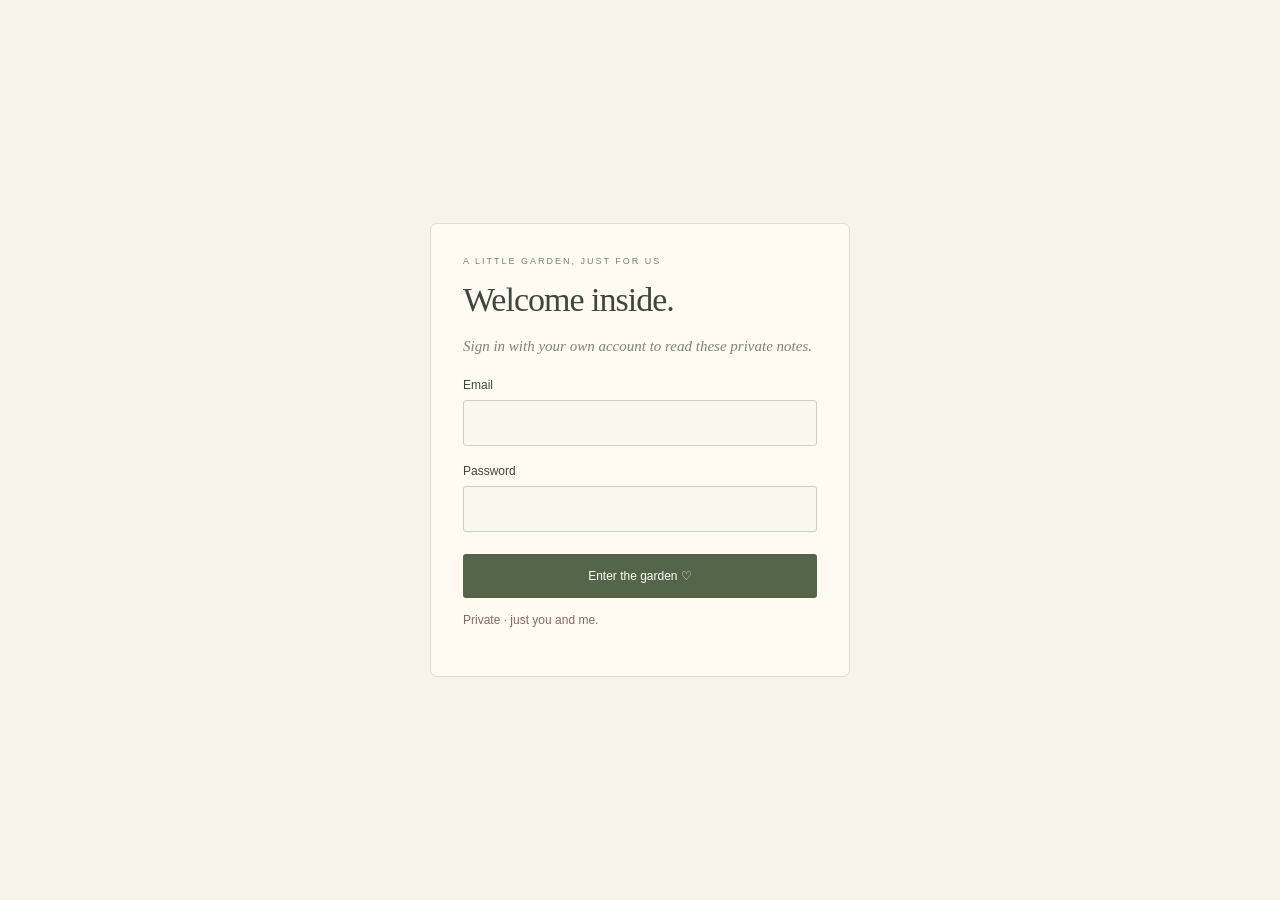
<file: index.html>
<!DOCTYPE html>
<html lang="en">
<head>
<meta charset="UTF-8"><meta name="viewport" content="width=device-width, initial-scale=1">
<meta name="theme-color" content="#f7f3ea">
<meta name="description" content="For Zehna, from Faisal. A little garden of words, kept just for you.">
<title>For Zehna, From Faisal</title>
<style>
:root{--ink:#3e473b;--muted:#818173;--paper:#f7f3ea;--line:#deded0;--green:#526647}*{box-sizing:border-box}body{margin:0;background:var(--paper);color:var(--ink);font-family:Arial,Helvetica,sans-serif;-webkit-font-smoothing:antialiased}button,input,textarea{font:inherit}button{cursor:pointer}button:focus-visible,a:focus-visible,input:focus-visible,textarea:focus-visible{outline:2px solid #526647;outline-offset:5px}button{color:inherit}::selection{background:#e5b6bd}svg{display:block}.sprite{position:absolute;width:0;height:0;overflow:hidden}.botanical{position:absolute;pointer-events:none;z-index:-1;opacity:.43;width:340px;height:490px}.botanical.left{left:-100px;top:95px;transform:rotate(17deg)}.botanical.right{right:-92px;top:65px;transform:scaleX(-1) rotate(10deg);opacity:.32}.page{position:relative;isolation:isolate;overflow:hidden;min-height:100vh}.wrap{width:min(1160px,calc(100% - 80px));margin:auto}header{height:100px;display:flex;align-items:center;justify-content:space-between;border-bottom:1px solid var(--line)}.brand{font-family:Georgia,serif;font-size:23px;display:flex;gap:11px;align-items:center;letter-spacing:-.5px}.brand svg{width:26px;height:32px}.edition{font-size:10px;letter-spacing:2px;text-transform:uppercase;color:var(--muted)}.outline{background:transparent;border:1px solid #a7ad9c;padding:12px 20px;border-radius:4px;font-size:12px;transition:.2s}.outline:hover{background:#eaece1;border-color:var(--green)}.write{display:flex;gap:10px;align-items:center}.write svg{width:14px;height:14px}.hero{text-align:center;padding:66px 0 49px}.eyebrow{font-size:10px;letter-spacing:3px;text-transform:uppercase;color:#7c846d;display:flex;justify-content:center;gap:12px;align-items:center}.eyebrow:before,.eyebrow:after{content:'';height:1px;width:29px;background:#b4baa6}h1{font-family:Georgia,'Times New Roman',serif;font-size:clamp(65px,9vw,104px);font-weight:400;letter-spacing:-6px;line-height:1.07;margin:20px 0 19px}h1 em{font-weight:400;color:#738063}.subtitle{font-family:Georgia,serif;color:#7b7b6e;font-size:17px;line-height:1.75;margin:0}.count{display:inline-flex;gap:7px;align-items:center;font-size:10px;letter-spacing:1.5px;text-transform:uppercase;margin-top:24px;color:#7c806f}.count svg{width:13px;height:13px;color:#a97578}.toolbar{border-top:1px solid var(--line);border-bottom:1px solid var(--line);padding:18px 0;display:flex;justify-content:space-between;gap:20px;align-items:center}.search{display:flex;align-items:center;gap:10px;flex:1;max-width:350px}.search svg{width:17px;height:17px;color:#858775}.search input{width:100%;background:none;border:0;padding:8px 0;color:var(--ink);font-size:12px;outline-offset:4px}.search input::placeholder{color:#8d8e82}.filters{display:flex;align-items:center;gap:10px}.filter-label{font-size:10px;letter-spacing:1px;color:#858878;margin-right:8px}.swatch{padding:0;width:20px;height:20px;border-radius:50%;border:1px solid #0000000b;background:var(--swatch);position:relative;transition:transform .2s}.swatch:hover{transform:scale(1.17)}.swatch[aria-pressed="true"]:after{content:'';position:absolute;inset:-5px;border:1px solid #7e8871;border-radius:50%}.all{background:none;border:0;font-size:11px;padding:5px 8px;margin-right:2px;color:#888c7c}.all[aria-pressed="true"]{color:#45533c;text-decoration:underline;text-underline-offset:5px}.section-meta{display:flex;justify-content:space-between;margin:28px 0 17px;font-size:9px;letter-spacing:1.8px;text-transform:uppercase;color:#898b7c}.section-meta span:last-child{letter-spacing:.7px;text-transform:none;font-size:11px;font-family:Georgia,serif;font-style:italic}.grid{display:grid;grid-template-columns:repeat(4,minmax(0,1fr));gap:20px}.card{aspect-ratio:1;position:relative;display:flex;flex-direction:column;text-align:left;border:1px solid #0000000c;border-radius:2px;padding:22px;background:var(--card);box-shadow:0 2px 3px #443b2c04;transition:transform .3s,box-shadow .3s;animation:appear .6s both;animation-delay:var(--delay);overflow:hidden}.card:hover{transform:translateY(-6px) rotate(-.5deg);box-shadow:0 12px 22px #55473514;z-index:1}.to{font-family:Georgia,serif;font-size:13px;flex-shrink:0}.card-text{font-family:'Courier New',monospace;font-size:14px;line-height:1.65;letter-spacing:-.4px;margin:auto 0;display:-webkit-box;-webkit-line-clamp:6;-webkit-box-orient:vertical;overflow:hidden;overflow-wrap:anywhere;padding:13px 0}.card-bottom{display:flex;justify-content:space-between;align-items:center;opacity:.57;flex-shrink:0}.card-bottom span{font-size:8px;letter-spacing:1.5px}.card-bottom svg{width:19px;height:21px}.empty{display:none;text-align:center;padding:65px 0;color:var(--muted);font-family:Georgia,serif;line-height:1.7}.closing{text-align:center;padding:54px 0 45px}.closing svg{width:28px;height:34px;margin:0 auto 15px;color:#919b7c}.closing p{font:italic 16px Georgia,serif;color:#858775;margin:0}.closing span{display:block;font-size:9px;letter-spacing:2px;text-transform:uppercase;color:#96998b;margin-top:15px}footer{border-top:1px solid var(--line);display:flex;justify-content:space-between;align-items:center;padding:23px 0 28px;font-size:10px;color:#8a8c7e;gap:15px}.export{background:none;border:none;font-size:10px;color:#737e65;padding:8px 0;text-decoration:underline;text-underline-offset:4px}dialog{border:1px solid #dedecd;border-radius:8px;background:var(--paper);color:var(--ink);padding:38px;width:min(480px,calc(100% - 32px));max-height:85vh;box-shadow:0 20px 100px #292f3233}dialog[open]{animation:appear .25s}dialog::backdrop{background:#343c3c65;backdrop-filter:blur(7px)}.close{position:absolute;right:14px;top:12px;background:none;border:0;font-size:25px;font-weight:300;line-height:1;padding:5px;color:inherit}.reading{background:var(--note-color,var(--paper));min-height:390px}.reading .to{font-size:19px;margin-top:10px}.reading p{font-family:'Courier New',monospace;font-size:20px;line-height:1.8;margin:36px 0;white-space:pre-wrap;overflow-wrap:anywhere}.reading>svg{width:28px;height:30px;margin:auto}.dialog-eyebrow{font-size:9px;letter-spacing:2px;text-transform:uppercase;color:#7c846d}h2{font:normal 34px Georgia,serif;margin:15px 0 12px;letter-spacing:-1px}.form-intro{font:14px/1.6 Georgia,serif;color:#7b7e6e;margin-bottom:26px}label.form-label{display:block;font-size:11px;margin:20px 0 9px}textarea{resize:vertical;min-height:145px;width:100%;padding:14px;border:1px solid #ccd0be;border-radius:3px;background:#fffaf1;color:var(--ink);font-size:14px;line-height:1.6}.form-tail{display:flex;justify-content:space-between;font-size:10px;color:#8b8e7d;margin-top:7px}.color-choice{display:flex;gap:13px;align-items:center;flex-wrap:wrap;margin:15px 0 25px}input[type=color]{width:29px;height:29px;border:0;padding:0;background:none;cursor:pointer}.submit{width:100%;border:0;background:#53664a;color:#fffdf4;border-radius:3px;padding:15px;font-size:12px;transition:background .2s}.submit:hover{background:#3f5037}.privacy{font-size:10px;line-height:1.6;color:#8a8d7c;text-align:center;margin-bottom:0}.toast{position:fixed;bottom:24px;left:50%;transform:translate(-50%,15px);background:#43543b;color:#fffcf2;padding:14px 22px;border-radius:5px;opacity:0;transition:.25s;pointer-events:none;font-size:12px;z-index:10;max-width:90%;text-align:center}.toast.show{opacity:1;transform:translate(-50%,0)}.fallback{width:100%;min-height:180px}.export-actions{display:flex;gap:10px;margin-top:15px}.export-actions>*{flex:1}@keyframes appear{from{opacity:0;transform:translateY(12px)}to{opacity:1;transform:translateY(0)}}@media(min-width:1300px){.hero{padding-top:75px}.grid{gap:22px}}@media(max-width:1000px){.wrap{width:calc(100% - 48px)}.grid{grid-template-columns:repeat(3,minmax(0,1fr))}.edition{display:none}.filters{gap:9px}.filter-label{display:none}.card{padding:19px}.card-text{font-size:13px}}@media(max-width:700px){header{height:80px}.brand{font-size:21px}.wrap{width:calc(100% - 36px)}.hero{padding:50px 0 36px}h1{letter-spacing:-4px}.subtitle{font-size:15px}.toolbar{flex-direction:column;align-items:stretch;gap:12px;padding:12px 0 19px}.search{max-width:none}.filters{justify-content:center;gap:14px}.grid{grid-template-columns:repeat(2,minmax(0,1fr));gap:12px}.card{padding:15px}.card-text{font-size:12px;line-height:1.5;-webkit-line-clamp:5;padding:10px 0}.card-bottom span{font-size:7px;letter-spacing:1px}.to{font-size:12px}.section-meta{margin-top:23px}.section-meta span:last-child{font-size:10px}.botanical{width:250px;opacity:.25!important}.botanical.left{left:-125px}.botanical.right{right:-130px}footer{align-items:flex-start;flex-direction:column;gap:7px}.closing{padding:40px 0}.outline{padding:10px 13px}.eyebrow{font-size:8px;letter-spacing:2px}dialog{padding:30px 25px}}@media(max-width:360px){.card{padding:12px}.card-text{font-size:11px}.filters{gap:11px}}@media(prefers-reduced-motion:reduce){*,*:before,*:after{animation:none!important;transition:none!important;scroll-behavior:auto!important}}
.botanical.lower-left{left:-105px;top:auto;bottom:100px;transform:rotate(-16deg);opacity:.23}.botanical.lower-right{right:-90px;top:650px;transform:scaleX(-1) rotate(-12deg);opacity:.2}@media(max-width:700px){.botanical.lower-left{left:-140px}.botanical.lower-right{right:-145px;top:850px}}

/* Artistic botanical watermarks on every note, including locally added notes. */
.card{isolation:isolate}
.card::before,.reading::before{content:"";position:absolute;right:-24px;bottom:-34px;width:78%;height:95%;background-image:var(--floral-art);background-repeat:no-repeat;background-position:right bottom;background-size:contain;opacity:.18;pointer-events:none;z-index:0}
.card>*,.reading>*{position:relative;z-index:1}
.card:nth-child(3n+2)::before{right:auto;left:-30px;transform:scaleX(-1) rotate(-9deg);opacity:.16}
.card:nth-child(3n)::before{right:-37px;bottom:-23px;transform:rotate(-17deg);width:88%;opacity:.17}
.reading{isolation:isolate}
.reading::before{position:fixed;width:75%;height:90%;opacity:.14;bottom:-20px;right:-20px}
.reading .close{position:absolute;z-index:2}

/* Six distinct hand-drawn flowers; the selected note keeps its flower in the modal. */
:root{--floral-art:url("data:image/svg+xml,%3Csvg%20xmlns%3D%22http%3A%2F%2Fwww.w3.org%2F2000%2Fsvg%22%20viewBox%3D%220%200%20240%20300%22%3E%3Cg%20stroke%3D%22%23718466%22%20stroke-width%3D%222%22%20fill%3D%22none%22%3E%3Cpath%20d%3D%22M120%20305Q98%20218%20127%20113%22%2F%3E%3Cpath%20d%3D%22M115%20246Q63%20239%2054%20202%20102%20206%20115%20246ZM114%20267Q165%20253%20183%20216%20129%20224%20114%20267Z%22%20fill%3D%22%23abb995%22%20stroke-width%3D%221%22%2F%3E%3C%2Fg%3E%3Cg%20stroke%3D%22%23a46d7e%22%20stroke-width%3D%221.4%22%20fill%3D%22%23ecc3ce%22%3E%3Cellipse%20cx%3D%22127%22%20cy%3D%2289%22%20rx%3D%2232%22%20ry%3D%2243%22%20transform%3D%22rotate%280%20127%20111%29%22%2F%3E%3Cellipse%20cx%3D%22127%22%20cy%3D%2289%22%20rx%3D%2232%22%20ry%3D%2243%22%20transform%3D%22rotate%2860%20127%20111%29%22%2F%3E%3Cellipse%20cx%3D%22127%22%20cy%3D%2289%22%20rx%3D%2232%22%20ry%3D%2243%22%20transform%3D%22rotate%28120%20127%20111%29%22%2F%3E%3Cellipse%20cx%3D%22127%22%20cy%3D%2289%22%20rx%3D%2232%22%20ry%3D%2243%22%20transform%3D%22rotate%28180%20127%20111%29%22%2F%3E%3Cellipse%20cx%3D%22127%22%20cy%3D%2289%22%20rx%3D%2232%22%20ry%3D%2243%22%20transform%3D%22rotate%28240%20127%20111%29%22%2F%3E%3Cellipse%20cx%3D%22127%22%20cy%3D%2289%22%20rx%3D%2232%22%20ry%3D%2243%22%20transform%3D%22rotate%28300%20127%20111%29%22%2F%3E%3Cpath%20d%3D%22M95%20111Q95%2076%20128%2083%20160%2076%20158%20107%20165%20137%20130%20143%2099%20143%2095%20111Z%22%20fill%3D%22%23dba4b8%22%2F%3E%3Cpath%20d%3D%22M109%20112q-5-27%2020-22%2028%204%2013%2026-16%2024-29%204-9-18%2010-18%2019%201%208%2014%22%20fill%3D%22none%22%2F%3E%3C%2Fg%3E%3C%2Fsvg%3E")}
.from-faisal{font:italic 17px/1.6 Georgia,serif;color:#7d625f;margin:20px 0 0}.from-faisal span{display:inline-block;margin-left:5px;color:#ab797e}.signature{font:italic 15px/1.7 Georgia,serif;color:#7d625f;margin-top:24px}.signature em{font-size:32px}.note-signature{font:italic 18px Georgia,serif;text-align:right;margin:0 0 26px;opacity:.8}

.dedication{max-width:540px;margin:26px auto 0;padding:20px 24px;border-top:1px solid var(--line);border-bottom:1px solid var(--line);font:italic 16px/1.85 Georgia,serif;color:#737360}.dedication cite{display:block;font-size:14px;margin-top:8px;color:#876b68}.open-when{margin:0 0 36px;padding:28px 0;border-top:1px solid var(--line)}.open-heading{display:flex;justify-content:space-between;align-items:center;gap:15px}.open-heading h2{font-size:29px;margin:0 0 8px}.open-heading p{font:italic 14px Georgia,serif;color:var(--muted);margin:0}.letters{display:grid;grid-template-columns:repeat(3,1fr);gap:14px;margin-top:24px}.letter{position:relative;overflow:hidden;border:1px solid #d7d8c9;border-radius:4px;background:#eeeede;text-align:left;padding:21px;transition:transform .25s,box-shadow .25s}.letter:nth-child(2){background:#f1e3de}.letter:nth-child(3){background:#e7e5ee}.letter:hover{transform:translateY(-4px);box-shadow:0 8px 20px #55473512}.envelope{font-size:25px;color:#858c72;display:block;margin-bottom:18px}.letter small{display:block;font-size:9px;letter-spacing:2px;text-transform:uppercase;margin-bottom:7px;color:#787d6a}.letter strong{font:normal 19px/1.4 Georgia,serif}.letter .letter-foot{display:block;font-size:10px;margin-top:20px;color:#7d806e}.secret-flower{display:inline-flex;align-items:center;justify-content:center;border:0;background:transparent;padding:10px;color:#929a7e;border-radius:50%;transition:transform .3s,color .3s}.secret-flower svg{width:30px;height:38px}.secret-flower:hover{transform:rotate(12deg) scale(1.1);color:#ad777e}.discovery-hint{text-align:center;font:italic 12px Georgia,serif;color:#8a8d7c;margin:20px 0 0}.special-letter{background:#f6eee3}.special-letter h2{font-size:29px;line-height:1.35}.special-letter .special-body{white-space:pre-wrap;font:17px/1.9 Georgia,serif;overflow-wrap:anywhere;margin:26px 0}.special-letter .note-signature{margin-top:28px}@media(max-width:700px){.letters{grid-template-columns:1fr;gap:10px}.letter{padding:18px 20px}.envelope{float:right;margin:5px 0 0 15px}.letter .letter-foot{margin-top:12px}.letter strong{font-size:18px}.dedication{font-size:15px;padding:18px 12px}.open-when{padding-top:24px}}
.tiny-secret{padding:0 4px;vertical-align:middle}.tiny-secret svg{width:17px;height:21px}.closing .secret-flower svg{margin:0}.closing .secret-flower{margin-bottom:12px}
.garden-link,.garden-link:link,.garden-link:visited,.garden-link:hover{color:#526647}
.auth-gate{position:fixed;inset:0;z-index:99;background:#f7f3ea;display:flex;align-items:center;justify-content:center;padding:24px}.auth-box{max-width:420px;width:100%;padding:32px;background:#fffaf2;border:1px solid #dcded0;border-radius:7px}.auth-box h2{font-size:34px}.auth-box label{display:block;font-size:12px;margin:18px 0 8px}.auth-box input{width:100%;padding:13px;border:1px solid #cbd0bd;border-radius:3px;background:#faf7ef;color:#3e473b}.auth-box .submit{margin-top:22px}.auth-status{font-size:12px;line-height:1.8;color:#876963;white-space:pre-wrap}.auth-caption{font:italic 15px/1.7 Georgia,serif;color:#818472}.private-content[hidden]{display:none!important}#subtitle{white-space:pre-line}
</style>
</head>
<body><div class="auth-gate" id="auth-gate"><form class="auth-box" id="auth-form"><div class="dialog-eyebrow">A little garden, just for us</div><h2 id="auth-title">Welcome inside.</h2><p class="auth-caption">Sign in with your own account to read these private notes.</p><label for="auth-email">Email</label><input id="auth-email" type="email" autocomplete="username" required><label for="auth-password">Password</label><input id="auth-password" type="password" autocomplete="current-password" required><button class="submit" id="auth-submit" type="submit">Enter the garden ♡</button><p class="auth-status" id="auth-status" role="status">Connecting…</p></form></div>
<svg class="sprite" xmlns="http://www.w3.org/2000/svg" aria-hidden="true"><defs>
<symbol id="flower" viewBox="0 0 32 40"><path d="M16 19q-3 10 0 19M16 29Q3 29 6 21q10 0 10 8M16 33q12-1 11-10-10 1-11 10" fill="none" stroke="currentColor" stroke-width="1.2"/><path d="M16 15c-12 4-15-9-7-9-1-9 12-8 12 0 10-2 12 12 1 12 0 8-12 9-12 1" fill="none" stroke="currentColor" stroke-width="1.2"/><circle cx="16" cy="11" r="2.5" fill="currentColor"/></symbol>
<symbol id="heart" viewBox="0 0 24 24"><path d="M12 20S3 14 3 8.5C3 3 10 2 12 7c2-5 9-4 9 1.5C21 14 12 20 12 20Z" fill="none" stroke="currentColor" stroke-width="1.3"/></symbol>
<!-- Hand-drawn lilies: six swept petals, fine veins, and golden stamens. -->
<symbol id="lily-bloom" viewBox="-85 -95 170 190">
<g stroke="#bc9f98" stroke-width="1" stroke-linejoin="round">
<path d="M0 8C-22-18-25-65-7-89 10-68 22-22 0 8Z" fill="#fff9ee"/>
<path d="M0 8C-39 4-70-21-80-54-40-57-5-30 0 8Z" fill="#f5ded7"/>
<path d="M0 8C15-27 48-54 80-51 72-16 40 7 0 8Z" fill="#fff9ee"/>
<path d="M0 8C-36-11-65-9-83 10-58 34-20 34 0 8Z" fill="#fffaf1"/>
<path d="M0 8C30-11 64-9 82 15 50 36 19 33 0 8Z" fill="#f1d4ce"/>
<path d="M0 8C-24 27-27 65-5 88 18 68 25 30 0 8Z" fill="#fff7eb"/>
</g>
<g fill="none" stroke="#cdafa3" stroke-width=".8" opacity=".8"><path d="M0 7-7-70M0 8-64-43M0 8 63-40M0 8-66 13M0 8 64 17M0 8-5 69"/></g>
<g stroke="#9a9e69" stroke-width="1.2" fill="#b69758"><path d="M0 10-21-20M0 10-5-29M0 10 14-25M0 10 29-9M0 10-30-4"/><ellipse cx="-21" cy="-20" rx="2" ry="5" transform="rotate(-35 -21 -20)"/><ellipse cx="-5" cy="-29" rx="2" ry="5"/><ellipse cx="14" cy="-25" rx="2" ry="5" transform="rotate(28 14 -25)"/><ellipse cx="29" cy="-9" rx="2" ry="5" transform="rotate(55 29 -9)"/><ellipse cx="-30" cy="-4" rx="2" ry="5" transform="rotate(-65 -30 -4)"/></g>
</symbol>
<symbol id="bouquet" viewBox="0 0 300 460">
<g fill="none" stroke="#8d9b78" stroke-width="2"><path d="M127 460Q165 259 99 116M128 460Q169 290 221 218M129 460Q83 301 65 267M133 448Q126 244 183 65"/>
<g fill="#b8c3a0" fill-opacity=".65" stroke-width="1"><path d="M140 353Q209 320 225 273 167 279 140 353Z"/><path d="M135 390Q65 368 44 309 102 327 135 390Z"/><path d="M130 279Q86 246 73 197 124 216 130 279Z"/><path d="M153 236Q201 187 205 142 157 165 153 236Z"/><path d="M112 336Q58 321 30 279 85 284 112 336Z"/><path d="M156 312Q211 281 244 242 193 245 156 312Z"/></g></g>
<use href="#lily-bloom" x="14" y="12" width="170" height="190" transform="rotate(-20 99 107)"/>
<use href="#lily-bloom" x="154" y="136" width="134" height="150" transform="rotate(27 221 211)"/>
<use href="#lily-bloom" x="4" y="197" width="122" height="137" transform="rotate(-35 65 265)"/>
<path d="M181 76Q152 36 179 6 209 33 181 76Z" fill="#eee1cf" stroke="#acb093" stroke-width="1.2"/><path d="M181 76 179 16" fill="none" stroke="#b6b497"/>
</symbol>
</defs></svg>
<div class="page private-content" id="private-content" hidden>
<svg class="botanical left" aria-hidden="true"><use href="#bouquet"/></svg><svg class="botanical right" aria-hidden="true"><use href="#bouquet"/></svg>
<svg class="botanical lower-left" aria-hidden="true"><use href="#bouquet"/></svg><svg class="botanical lower-right" aria-hidden="true"><use href="#bouquet"/></svg>
<div class="wrap">
<header><div class="brand"><svg aria-hidden="true"><use href="#flower"/></svg>for zehna<span class="edition">/ a collection of unsent words</span></div><a class="outline garden-link" href="to-faisal.html" style="text-decoration:none;margin-left:auto;margin-right:12px">To Faisal ♡</a><button class="outline write" id="open-form"><svg viewBox="0 0 24 24" fill="none" stroke="currentColor" stroke-width="1.4" aria-hidden="true"><path d="m15 4 5 5M4 20l5-1L21 7l-5-5L4 14Z"/></svg>Leave a note</button></header>
<main>
<section class="hero" aria-labelledby="title"><div class="eyebrow">Some words bloom forever</div><h1 id="title">For <em>Zehna.</em></h1><p class="subtitle"><span id="subtitle"></span></p><p class="from-faisal" id="hero-signature"></p><blockquote class="dedication" id="dedication"></blockquote><div class="count"><svg aria-hidden="true"><use href="#heart"/></svg><span id="total">0</span> notes & a thousand feelings</div></section>
<section class="open-when" aria-labelledby="open-when-title"><div class="open-heading"><div><h2 id="open-when-title">Open when…</h2><p>A few words for the moments you might need them.</p></div><button class="secret-flower" type="button" data-secret="0" aria-label="Discover a little flower secret"><svg aria-hidden="true"><use href="#flower"/></svg></button></div><div class="letters" id="letters"></div><p class="discovery-hint">Psst… a few little flowers are keeping secrets. Try tapping one.</p></section>
<section aria-label="The note collection"><div class="toolbar"><label class="search"><svg viewBox="0 0 24 24" fill="none" stroke="currentColor" stroke-width="1.5" aria-hidden="true"><circle cx="10" cy="10" r="6.5"/><path d="m15 15 5 5"/></svg><input type="search" id="search" placeholder="Find a word, a feeling, a memory…" aria-label="Search notes"></label><div class="filters" id="filters" role="group" aria-label="Filter notes by color"><span class="filter-label">A SHADE OF FEELING</span><button class="all" data-filter="all" aria-pressed="true">All</button></div></div>
<div class="section-meta"><span id="result-count" aria-live="polite">The collection</span><span>Every color holds a feeling. <button class="secret-flower tiny-secret" data-secret="1" type="button" aria-label="Discover another flower secret"><svg aria-hidden="true"><use href="#flower"/></svg></button></span></div><div class="grid" id="grid"></div><div class="empty" id="empty">No words in this little corner yet.<br>Try another color or a different word.<br><button class="export" id="reset">Clear filters</button></div></section>
<div class="closing"><button class="secret-flower" data-secret="2" type="button" aria-label="Discover one last flower secret"><svg aria-hidden="true"><use href="#flower"/></svg></button><p id="closing-text"></p><span>Always, in every shade.</span><div class="signature">With love,<br><em>Faisal</em></div></div>
</main>
<footer><span>For Zehna. From Faisal. A little corner of my heart. ♡</span><span>Private garden · saved online. <button class="export" id="export">Export messages ↗</button></span></footer>
</div></div>
<dialog id="special-dialog" class="special-letter" aria-labelledby="special-title"><button class="close" data-close aria-label="Close letter">×</button><div class="dialog-eyebrow" id="special-eyebrow">Just for you, Zehna</div><h2 id="special-title"></h2><div class="special-body" id="special-body"></div><div class="note-signature">With love, Faisal ♡</div></dialog>
<dialog id="read-dialog" class="reading" aria-label="A note for Zehna"><button class="close" data-close aria-label="Close note">×</button><div class="to">To: Zehna</div><p id="read-text"></p><div class="note-signature">— Faisal ♡</div><svg aria-hidden="true"><use href="#flower"/></svg></dialog>
<dialog id="form-dialog" aria-labelledby="form-title"><button class="close" data-close aria-label="Close form">×</button><div class="dialog-eyebrow">A thought worth keeping</div><h2 id="form-title">Let your words bloom.</h2><p class="form-intro">For Zehna. For the things that deserve a little space in the world.</p><form id="note-form"><label class="form-label" for="message">Your note</label><textarea id="message" placeholder="Dear Zehna, …" maxlength="600" required></textarea><div class="form-tail"><span>A few words can mean everything.</span><span id="char-count">0 / 600</span></div><label class="form-label" for="custom-color">Give your feeling a color</label><div id="color-choice" class="color-choice" role="group" aria-label="Note color"></div><button class="submit" type="submit">Add to the garden ↗</button><p class="privacy">Saved online, just between us.</p></form></dialog>
<dialog id="export-dialog" aria-labelledby="export-title"><button class="close" data-close aria-label="Close export">×</button><h2 id="export-title">Keep these words.</h2><p class="form-intro">Copy or download a backup of this garden’s notes. Edit published notes in your private admin page.</p><textarea id="export-text" class="fallback" readonly aria-label="Exported messages"></textarea><div class="export-actions"><button class="outline" id="copy-again">Copy list</button><button class="submit" id="download">Download JSON</button></div></dialog>
<div class="toast" id="toast" role="status" aria-live="polite"></div>

<script src="config.js"></script><script src="database.js?v=read-inbox-1"></script><script src="art.js"></script><script>const PAGE="zehna";</script><script src="site.js?v=my-space-header-1"></script></body></html>
</file>
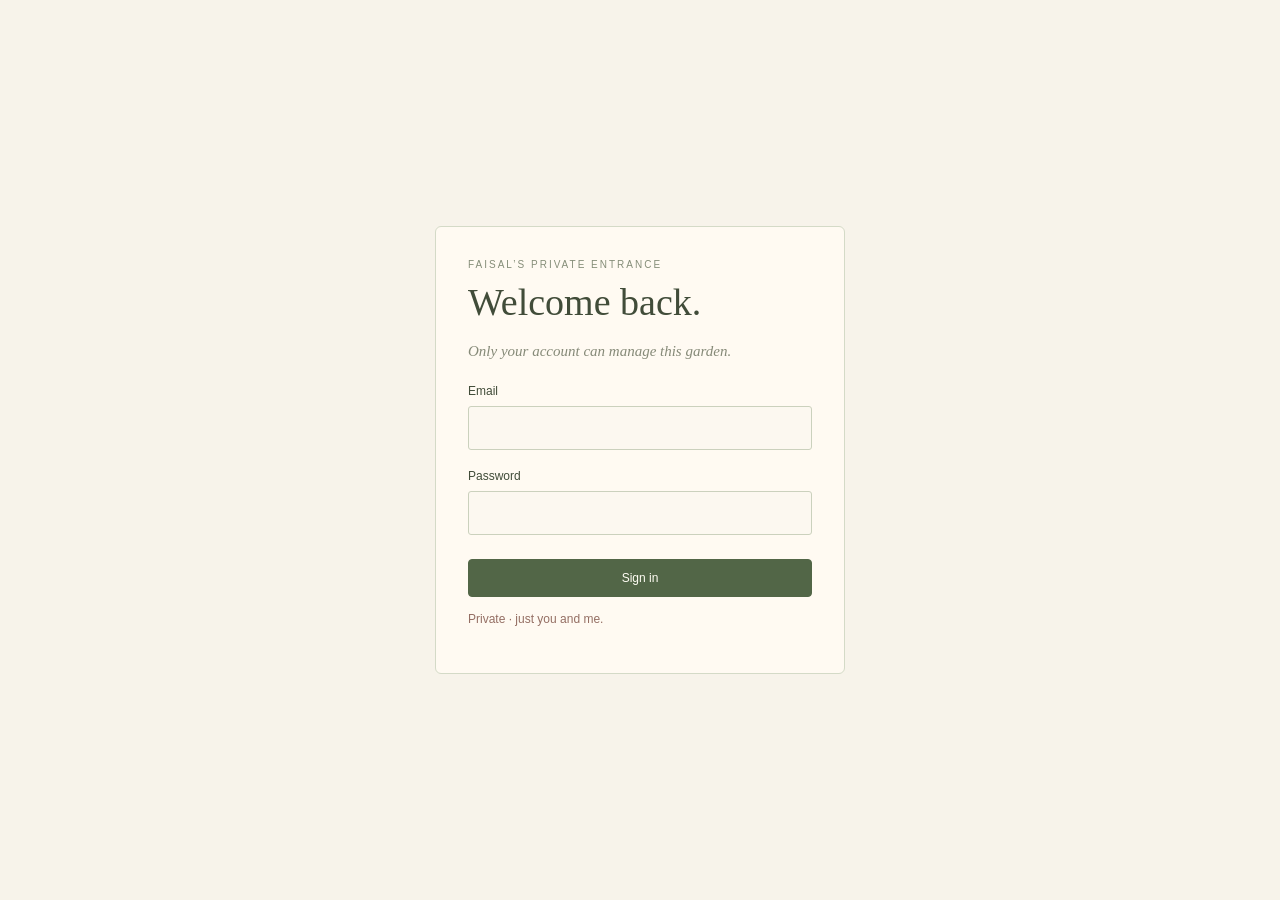
<file: admin-faisal.html>
<!DOCTYPE html><html lang="en"><head><meta charset="utf-8"><meta name="viewport" content="width=device-width,initial-scale=1"><meta name="robots" content="noindex,nofollow"><title>Faisal’s private garden</title><link rel="stylesheet" href="admin.css"></head><body><div class="auth-gate" id="auth-gate"><form class="auth-box" id="auth-form"><div class="kicker">Faisal’s private entrance</div><h1>Welcome back.</h1><p class="auth-caption">Only your account can manage this garden.</p><label for="auth-email">Email</label><input id="auth-email" type="email" autocomplete="username" required><label for="auth-password">Password</label><input id="auth-password" type="password" autocomplete="current-password" required><button type="submit" class="btn primary" id="auth-submit">Sign in</button><p class="auth-status" id="auth-status" role="status">Connecting…</p></form></div><main class="shell" id="private-content" hidden><header class="top"><div><div class="kicker">A little corner, just for you</div><h1>Hello, Faisal.</h1><p class="muted">Your words for Zehna, and a quiet place to read hers.</p></div><div class="actions"><a class="btn" id="view-garden" href="index.html">View your garden</a><button class="btn" id="signout">Sign out</button></div></header><div class="status" id="status" role="status">Loading your garden…</div><nav class="tabs" aria-label="Admin sections"><button class="btn selected" data-tab="own">My notes</button><button class="btn" data-tab="received">From Zehna</button><button class="btn" data-tab="content">Page content</button><button class="btn" data-tab="account">Account & backups</button></nav><section class="panel" id="own"><div class="actions"><h2>My notes <span class="count" id="own-count"></span></h2><button class="btn primary" id="new-note">+ Leave a note</button></div><p class="muted">You can change or delete only the notes you write.</p><div id="my-notes"></div></section><section class="panel" id="received" hidden><h2>Notes from Zehna</h2><p class="muted">Words from Zehna. Only Zehna can change these.</p><div id="inbox-notes"></div></section><section class="panel" id="content" hidden><h2>The little details.</h2><form id="content-form"><label for="subtitle">Hero subtitle</label><textarea id="subtitle" maxlength="1000" required></textarea><label for="dedication">Dedication</label><textarea id="dedication" maxlength="2000" required></textarea><label for="signature">Hero signature</label><input id="signature" maxlength="200" required><label for="closing">Closing words</label><textarea id="closing" maxlength="1000" required></textarea><div id="open-fields"></div><div id="secret-fields"></div><button class="btn primary" type="submit" style="margin-top:25px">Save page content</button></form></section><section class="panel" id="account" hidden><h2>Account & keepsakes.</h2><p class="muted" id="account-email"></p><form id="password-form"><label for="new-password">New password (at least 12 characters)</label><input id="new-password" type="password" minlength="12" autocomplete="new-password" required><label for="confirm-password">Confirm new password</label><input id="confirm-password" type="password" minlength="12" autocomplete="new-password" required><button class="btn" type="submit" style="margin-top:15px">Change my password</button></form><div class="field-group"><h3>A copy of your garden</h3><p class="muted">Downloads your own notes and page content. Keep this backup private.</p><button class="btn" id="backup">Download backup</button></div><div class="field-group"><h3>Bring notes from the old website</h3><p class="muted">Paste an exported JSON notes array. These will be added to your own garden. Exact duplicates are skipped. Notes previously saved only on another device must be exported there first.</p><textarea id="import-json" placeholder='[{"message":"Your note…","color":"#e8c5c6"}]'></textarea><div class="actions" style="margin-top:15px"><button class="btn" id="import-notes">Import my notes</button><button class="btn" id="read-local">Read old browser notes</button></div></div></section></main><dialog id="note-editor" aria-labelledby="note-title"><h2 id="note-title">Leave a note</h2><form id="edit-form"><label for="edit-message">To Zehna</label><textarea id="edit-message" maxlength="600" required></textarea><label for="edit-color">Mood color</label><input id="edit-color" type="color" value="#e8c5c6"><p class="muted">Visible only to you and Zehna.</p><p id="edit-status" class="auth-status" role="status"></p><div class="actions"><button type="submit" class="btn primary">Save note</button><button type="button" class="btn" id="cancel-edit">Cancel</button></div></form></dialog><script src="config.js"></script><script src="database.js"></script><script>const ADMIN_ROLE="faisal";</script><script src="admin.js"></script></body></html>
</file>
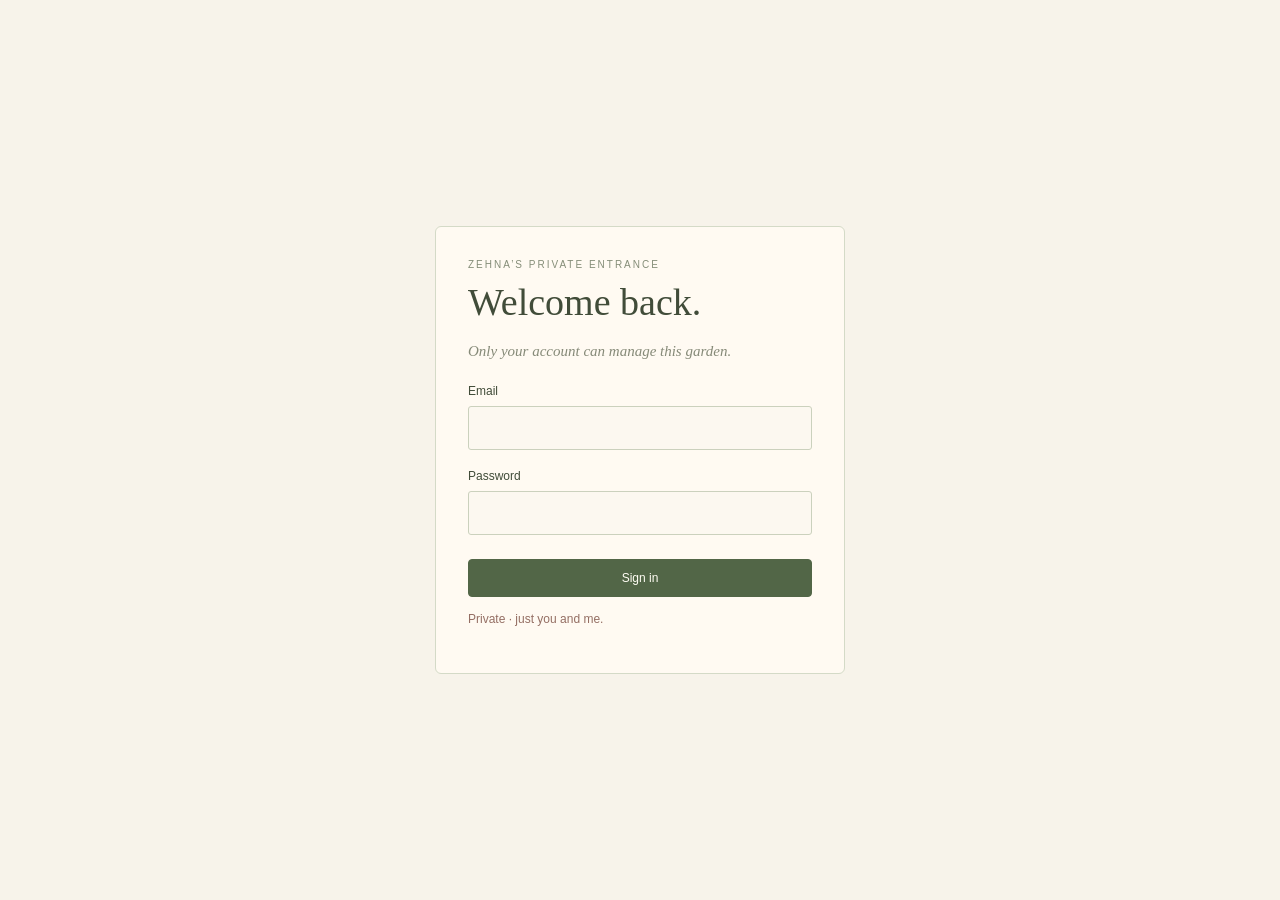
<file: admin-zehna.html>
<!DOCTYPE html><html lang="en"><head><meta charset="utf-8"><meta name="viewport" content="width=device-width,initial-scale=1"><meta name="robots" content="noindex,nofollow"><title>Zehna’s private garden</title><link rel="stylesheet" href="admin.css"></head><body><div class="auth-gate" id="auth-gate"><form class="auth-box" id="auth-form"><div class="kicker">Zehna’s private entrance</div><h1>Welcome back.</h1><p class="auth-caption">Only your account can manage this garden.</p><label for="auth-email">Email</label><input id="auth-email" type="email" autocomplete="username" required><label for="auth-password">Password</label><input id="auth-password" type="password" autocomplete="current-password" required><button type="submit" class="btn primary" id="auth-submit">Sign in</button><p class="auth-status" id="auth-status" role="status">Connecting…</p></form></div><main class="shell" id="private-content" hidden><header class="top"><div><div class="kicker">A little corner, just for you</div><h1>Hello, Zehna.</h1><p class="muted">Your words for Faisal, and a quiet place to read his.</p></div><div class="actions"><a class="btn" id="view-garden" href="index.html">View your garden</a><button class="btn" id="signout">Sign out</button></div></header><div class="status" id="status" role="status">Loading your garden…</div><nav class="tabs" aria-label="Admin sections"><button class="btn selected" data-tab="own">My notes</button><button class="btn" data-tab="received">From Faisal</button><button class="btn" data-tab="content">Page content</button><button class="btn" data-tab="account">Account & backups</button></nav><section class="panel" id="own"><div class="actions"><h2>My notes <span class="count" id="own-count"></span></h2><button class="btn primary" id="new-note">+ Leave a note</button></div><p class="muted">You can change or delete only the notes you write.</p><div id="my-notes"></div></section><section class="panel" id="received" hidden><h2>Notes from Faisal</h2><p class="muted">Words from Faisal. Only Faisal can change these.</p><div id="inbox-notes"></div></section><section class="panel" id="content" hidden><h2>The little details.</h2><form id="content-form"><label for="subtitle">Hero subtitle</label><textarea id="subtitle" maxlength="1000" required></textarea><label for="dedication">Dedication</label><textarea id="dedication" maxlength="2000" required></textarea><label for="signature">Hero signature</label><input id="signature" maxlength="200" required><label for="closing">Closing words</label><textarea id="closing" maxlength="1000" required></textarea><div id="open-fields"></div><div id="secret-fields"></div><button class="btn primary" type="submit" style="margin-top:25px">Save page content</button></form></section><section class="panel" id="account" hidden><h2>Account & keepsakes.</h2><p class="muted" id="account-email"></p><form id="password-form"><label for="new-password">New password (at least 12 characters)</label><input id="new-password" type="password" minlength="12" autocomplete="new-password" required><label for="confirm-password">Confirm new password</label><input id="confirm-password" type="password" minlength="12" autocomplete="new-password" required><button class="btn" type="submit" style="margin-top:15px">Change my password</button></form><div class="field-group"><h3>A copy of your garden</h3><p class="muted">Downloads your own notes and page content. Keep this backup private.</p><button class="btn" id="backup">Download backup</button></div><div class="field-group"><h3>Bring notes from the old website</h3><p class="muted">Paste an exported JSON notes array. These will be added to your own garden. Exact duplicates are skipped. Notes previously saved only on another device must be exported there first.</p><textarea id="import-json" placeholder='[{"message":"Your note…","color":"#e8c5c6"}]'></textarea><div class="actions" style="margin-top:15px"><button class="btn" id="import-notes">Import my notes</button><button class="btn" id="read-local">Read old browser notes</button></div></div></section></main><dialog id="note-editor" aria-labelledby="note-title"><h2 id="note-title">Leave a note</h2><form id="edit-form"><label for="edit-message">To Faisal</label><textarea id="edit-message" maxlength="600" required></textarea><label for="edit-color">Mood color</label><input id="edit-color" type="color" value="#e8c5c6"><p class="muted">Visible only to you and Faisal.</p><p id="edit-status" class="auth-status" role="status"></p><div class="actions"><button type="submit" class="btn primary">Save note</button><button type="button" class="btn" id="cancel-edit">Cancel</button></div></form></dialog><script src="config.js"></script><script src="database.js"></script><script>const ADMIN_ROLE="zehna";</script><script src="admin.js"></script></body></html>
</file>
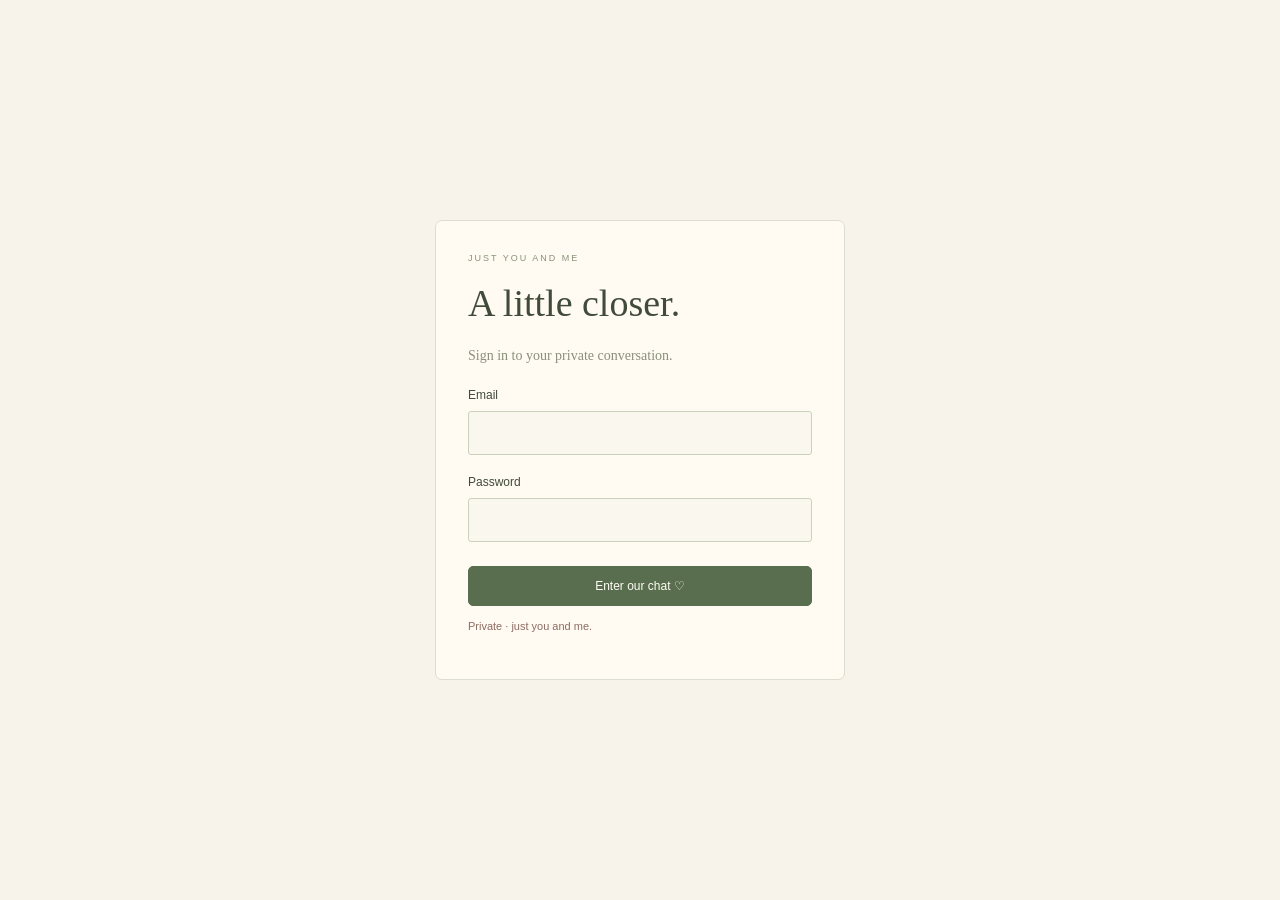
<file: chat.html>
<!DOCTYPE html>
<html lang="en"><head><meta charset="utf-8"><meta name="viewport" content="width=device-width,initial-scale=1,viewport-fit=cover"><meta name="theme-color" content="#f7f3ea"><meta name="robots" content="noindex,nofollow"><title>Our little conversation ♡</title><link rel="stylesheet" href="chat.css?v=profiles-1"><link rel="stylesheet" href="chat-profiles.css?v=profiles-1"></head><body>
<div class="auth-gate" id="auth-gate"><form class="auth-box" id="auth-form"><div class="eyebrow">Just you and me</div><h1>A little closer.</h1><p class="muted">Sign in to your private conversation.</p><label for="auth-email">Email</label><input id="auth-email" type="email" autocomplete="username" required><label for="auth-password">Password</label><input id="auth-password" type="password" autocomplete="current-password" required><button type="submit" class="solid" id="auth-submit">Enter our chat ♡</button><p id="auth-status" role="status" class="notice">Connecting…</p></form></div>
<main class="chat-shell" id="private-content" hidden>
<header class="chat-header"><div class="conversation-brand"><div class="flower" aria-hidden="true">❀</div><div><h1>Just us.</h1><div class="presence"><i id="connection-dot"></i><span id="connection" role="status">Connecting…</span></div></div></div><nav aria-label="Garden navigation"><button id="open-search" class="quiet" type="button">Search</button><button id="open-gallery" class="quiet" type="button">Photos</button><a href="index.html">For Zehna</a><a href="to-faisal.html">For Faisal</a><button id="signout" class="quiet">Sign out</button></nav><button type="button" class="compact-menu-trigger" id="open-compact-menu" aria-label="Open chat menu">⋮</button></header>
<section class="people-strip" aria-label="Our profiles"><div class="person-profile partner-profile"><button type="button" class="avatar-button" id="peer-avatar-button" aria-label="Preview their profile photo"><img id="peer-avatar" alt="Their profile photo"></button><div class="person-words"><span class="person-caption">YOUR PERSON</span><button type="button" class="nickname-button" id="change-nickname"><span id="peer-nickname">Zehna</span><svg viewBox="0 0 24 24" fill="none" stroke="currentColor" stroke-width="1.4" aria-hidden="true"><path d="m15 4 5 5M4 20l5-1L21 7l-5-5L4 14Z"/></svg></button><span id="peer-real-name" class="real-name">Zehna</span></div></div><span class="profile-doodle-cat paired-cats" role="img" aria-label="Faisal is the black cat; Zehna is the white cat"><svg viewBox="0 0 180 92" xmlns="http://www.w3.org/2000/svg"><g id="left-profile-cat"></g><g id="right-profile-cat"></g></svg></span><div class="person-profile own-profile"><div class="person-words"><span class="person-caption">A LITTLE BIT OF YOU</span><span id="own-name" class="own-name">Faisal</span><button type="button" class="change-photo-link" id="change-own-photo">Change your photo</button></div><button type="button" class="avatar-button your-avatar" id="own-avatar-button" aria-label="Preview or change your profile photo"><img id="own-avatar" alt="Your profile photo"><span class="avatar-camera" aria-hidden="true"><svg viewBox="0 0 24 24" fill="none" stroke="currentColor" stroke-width="1.6"><path d="M3 7h4l2-3h6l2 3h4v13H3Z"/><circle cx="12" cy="13" r="4"/></svg></span></button></div></section>
<section id="messages-area" class="messages-area" aria-label="Conversation" tabindex="0"><button id="older" class="load-older" hidden>Earlier messages ↑</button><p class="beginning" id="beginning"><span aria-hidden="true">❀</span>A quiet little place for us.<br><small>A hello is all it takes.</small></p><div id="messages" role="log" aria-label="Messages"></div></section>
<button class="new-messages" id="new-messages" hidden>New messages ↓</button>
<div class="status-strip" id="status" role="status" aria-live="polite"></div>
<form class="composer" id="composer"><div class="photo-draft" id="photo-draft" hidden><img id="draft-image" alt="Selected photo preview"><span id="draft-name"></span><button type="button" id="remove-photo" class="quiet" aria-label="Remove selected photo">×</button></div><div class="edit-banner" id="edit-banner" hidden><span>Editing your message</span><button type="button" class="quiet" id="cancel-edit">Cancel</button></div><div class="reply-banner" id="reply-banner" hidden><div><strong id="reply-author"></strong><p id="reply-preview"></p></div><button type="button" class="quiet" id="cancel-reply" aria-label="Cancel reply">×</button></div><section class="voice-draft" id="voice-draft" aria-label="Voice recording" hidden><div class="voice-record-line"><span class="voice-flower" aria-hidden="true">❀</span><div><strong id="voice-label">Recording…</strong><span id="voice-timer" role="timer">0:00 / 2:00</span></div><button type="button" class="quiet" id="voice-stop">Stop</button><button type="button" class="quiet" id="voice-discard">Discard</button></div><audio id="voice-preview" controls preload="metadata" hidden aria-label="Preview your recording"></audio><p class="voice-help" id="voice-help">Nothing is uploaded until you press Send.</p></section><div class="compose-row"><button type="button" class="attach" id="attach" aria-label="Attach a photo" title="Attach a photo"><svg viewBox="0 0 24 24" fill="none" stroke="currentColor" stroke-width="1.5" aria-hidden="true"><rect x="3" y="4" width="18" height="16" rx="3"/><circle cx="8" cy="9" r="1.5"/><path d="m4 18 5-5 4 3 3-4 5 6"/></svg></button><button type="button" class="attach microphone" id="microphone" aria-label="Record a voice message" title="Record a voice message"><svg viewBox="0 0 24 24" fill="none" stroke="currentColor" stroke-width="1.5" stroke-linecap="round" aria-hidden="true"><rect x="9" y="2" width="6" height="13" rx="3"/><path d="M5 10v2a7 7 0 0 0 14 0v-2M12 19v3M8 22h8"/></svg></button><input type="file" id="photo" accept="image/jpeg,image/png,image/webp,image/gif" hidden><label class="sr-only" for="message">Your message or photo caption</label><textarea id="message" placeholder="Something just for you…" rows="1" maxlength="4000"></textarea><button class="send solid" type="submit" id="send" aria-label="Send message">Send <span aria-hidden="true">↗</span></button></div><div class="compose-hint"><span>Photos up to 10 MB · Enter to send, Shift + Enter for a new line</span><span><span id="draft-status"></span><span id="char-count">0 / 4000</span></span></div><div class="draft-privacy">Text drafts stay on this device. Unsent photos and recordings do not survive a reload. <button type="button" class="quiet" id="clear-draft">Clear draft</button></div></form>
</main>
<dialog id="message-menu" class="message-menu" aria-labelledby="menu-title"><h2 id="menu-title">This little message</h2><button type="button" id="menu-reply">↩ &nbsp; Reply</button><button type="button" id="menu-edit">✎ &nbsp; Edit</button><button type="button" id="menu-copy">▢ &nbsp; Copy text</button><button type="button" id="menu-download-voice">↓ &nbsp; Download voice message</button><button type="button" id="menu-download">↓ &nbsp; Download photo</button><button type="button" class="menu-close" id="menu-close">Close</button></dialog>
<dialog id="photo-viewer" class="photo-viewer" aria-label="Shared photo"><div class="viewer-top"><button type="button" class="quiet" id="viewer-download">↓ Download</button><button type="button" class="quiet" id="viewer-close" aria-label="Close photo">×</button></div><img id="full-photo" alt="Shared photo"><p id="viewer-caption"></p></dialog>
<dialog id="copy-dialog" class="copy-dialog" aria-labelledby="copy-title"><h2 id="copy-title">Copy this message</h2><p class="muted">Your browser blocked automatic copying. Select the text below and copy it.</p><textarea id="copy-text" readonly aria-label="Message text to copy"></textarea><button class="solid" type="button" id="copy-close">Close</button></dialog>
<dialog id="search-dialog" class="feature-dialog" aria-labelledby="search-title"><div class="feature-heading"><div><div class="eyebrow">Find a little memory</div><h2 id="search-title">Search our words.</h2></div><button type="button" class="quiet feature-close" data-close-feature="search-dialog" aria-label="Close search">×</button></div><form id="search-form" class="search-form"><label for="search-query" class="sr-only">Search saved messages and photo captions</label><input id="search-query" type="search" maxlength="200" placeholder="A word, a feeling, something we said…"><button class="solid" type="submit">Find</button></form><p class="feature-notice" id="search-status" role="status">Search all saved messages and photo captions.</p><div id="search-results"></div><button type="button" class="load-older" id="search-more" hidden>More matches ↓</button></dialog>
<dialog id="gallery-dialog" class="feature-dialog" aria-labelledby="gallery-title"><div class="feature-heading"><div><div class="eyebrow">A little album of us</div><h2 id="gallery-title">Our shared photos.</h2></div><button type="button" class="quiet feature-close" data-close-feature="gallery-dialog" aria-label="Close gallery">×</button></div><p class="feature-notice" id="gallery-status" role="status">Our photos stay just between us.</p><div class="gallery-grid" id="gallery-grid"></div><button type="button" class="load-older" id="gallery-more" hidden>Earlier photos ↓</button></dialog>
<dialog id="nickname-dialog" class="profile-edit-dialog" aria-labelledby="nickname-title"><button type="button" class="profile-modal-close" data-dismiss="nickname-dialog" aria-label="Close">×</button><div class="eyebrow">A name only we understand</div><h2 id="nickname-title">A little name for you</h2><p class="profile-intro" id="nickname-intro"></p><form id="nickname-form"><label for="nickname-value">Nickname</label><input id="nickname-value" maxlength="30" autocomplete="off" required placeholder="A name just for you"><p class="profile-helper">This name will appear in our chat, with a little note when it changes.</p><p id="nickname-status" class="profile-action-status" role="status"></p><div class="profile-edit-actions"><button type="button" class="quiet" id="reset-nickname">Use Zehna’s real name</button><button type="submit" class="solid">Save nickname ♡</button></div></form></dialog><dialog id="profile-photo-dialog" class="profile-photo-dialog" aria-labelledby="photo-profile-title"><button type="button" class="profile-modal-close" data-dismiss="profile-photo-dialog" aria-label="Close photo">×</button><div class="eyebrow">A familiar little face</div><h2 id="photo-profile-title">Profile photo</h2><img id="large-avatar" alt="Profile photo preview"><p class="profile-intro" id="photo-profile-subtitle"></p><p id="profile-photo-status" class="profile-action-status" role="status"></p><div class="profile-photo-actions" id="own-photo-actions"><button type="button" class="solid" id="choose-profile-photo">Choose photo</button><button type="button" class="quiet" id="remove-profile-photo">Use initials</button></div><p class="profile-helper">Only we can see our profile pictures.</p></dialog><dialog id="confirm-profile-photo" class="profile-photo-dialog" aria-labelledby="confirm-photo-title"><button type="button" class="profile-modal-close" data-dismiss="confirm-profile-photo" aria-label="Cancel selected photo">×</button><div class="eyebrow">Make it feel like you</div><h2 id="confirm-photo-title">Your new photo.</h2><img id="candidate-avatar" alt="Your selected photo"><p class="profile-intro">This is how your picture will appear in the chat.</p><p id="confirm-photo-status" class="profile-action-status" role="status"></p><div class="profile-photo-actions"><button type="button" class="quiet" data-dismiss="confirm-profile-photo">Cancel</button><button type="button" class="solid" id="save-profile-photo">Use this photo ♡</button></div></dialog><input type="file" id="profile-file" accept="image/jpeg,image/png,image/webp" hidden><dialog id="compact-menu-dialog" class="compact-chat-menu" aria-labelledby="compact-menu-title"><button class="profile-modal-close" type="button" data-dismiss="compact-menu-dialog" aria-label="Close menu">×</button><div class="eyebrow">Our little corner</div><h2 id="compact-menu-title">A little more.</h2><button type="button" data-chat-menu="Search messages">⌕ &nbsp; Search messages</button><button type="button" data-chat-menu="Shared photos">▧ &nbsp; Shared photos</button><button type="button" data-chat-menu="For Zehna">❀ &nbsp; For Zehna</button><button type="button" data-chat-menu="For Faisal">❀ &nbsp; For Faisal</button><button type="button" data-chat-menu="Sign out">↗ &nbsp; Sign out</button></dialog><script src="config.js"></script><script src="database.js"></script><script src="chat-profiles.js?v=profiles-1"></script><script src="chat-email-presence.js?v=email-1"></script><script src="chat.js?v=email-1"></script></body></html>
</file>
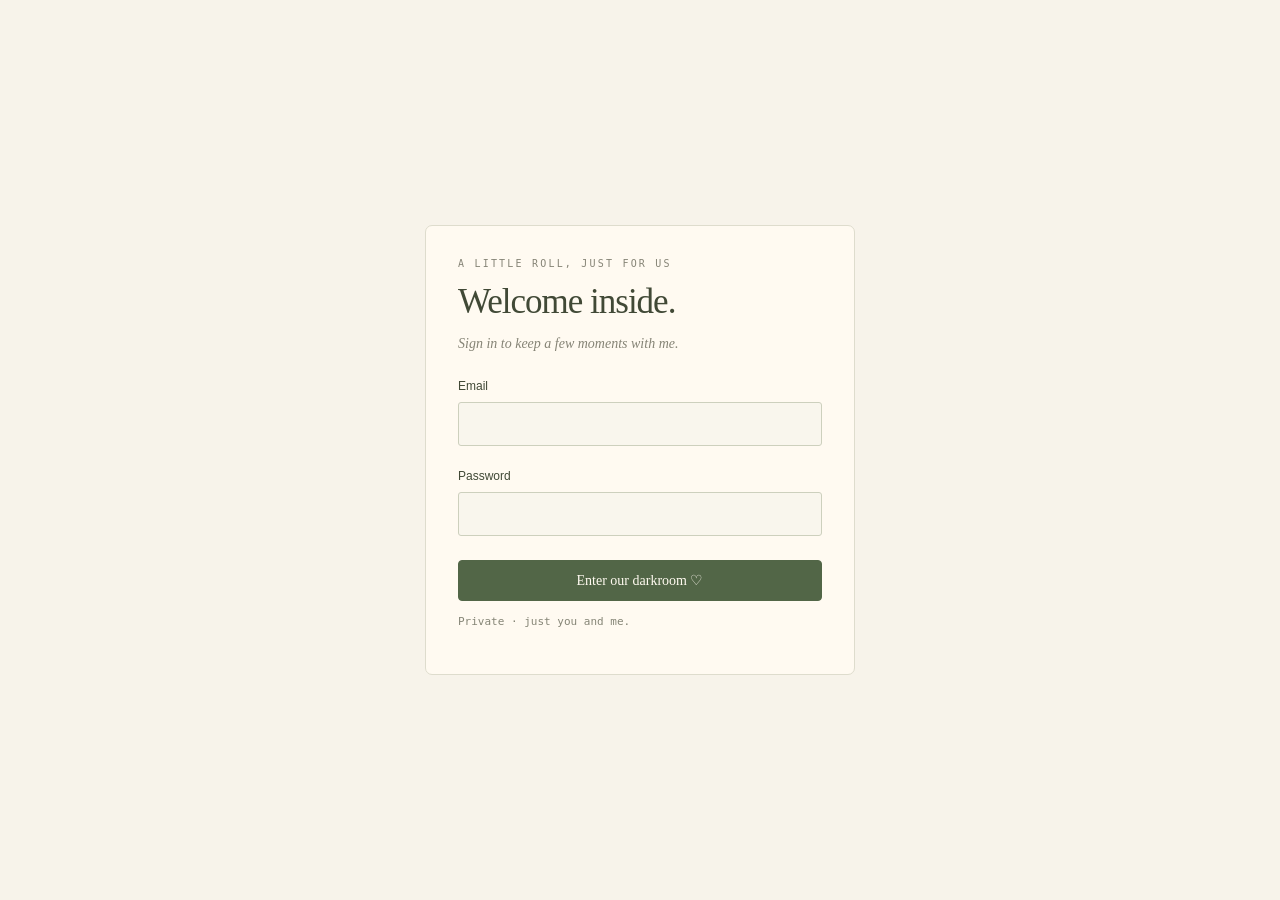
<file: film.html>
<!DOCTYPE html>
<html lang="en"><head><meta charset="utf-8"/><meta content="width=device-width,initial-scale=1" name="viewport"/><title>A little roll of us ♡</title><link href="film.css?v=film-1" rel="stylesheet"/></head><body><div class="auth-gate" id="auth-gate"><form class="auth-box" id="auth-form"><div class="eyebrow">A little roll, just for us</div><h1>Welcome inside.</h1><p class="sub">Sign in to keep a few moments with me.</p><label for="auth-email">Email</label><input autocomplete="username" id="auth-email" required="" type="email"/><label for="auth-password">Password</label><input autocomplete="current-password" id="auth-password" required="" type="password"/><button class="primary" id="auth-submit">Enter our darkroom ♡</button><p id="auth-status" role="status"></p></form></div><div class="wrap" hidden="" id="private-content"><header><div><div class="eyebrow">Faisal &amp; Zehna · our days, on film</div><h1>A little roll of us.</h1><p class="sub">Some moments are worth waiting for.</p></div><nav><a href="index.html">For Zehna</a><a href="to-faisal.html">For Faisal</a></nav></header><main><p class="statusline" id="film-status" role="status">Connecting to our rolls…</p><div id="home"><section class="active"><div class="sectionhead"><div><div class="eyebrow">In our camera</div><h2 id="roll-title">Loading our camera…</h2></div><span class="badge" id="roll-badge">CONNECTING</span></div><div class="shooting" hidden="" id="shooting"><div class="camera-side"><div aria-label="Illustrated disposable film camera" class="camera"><div class="camera-top"><span>JUST US · 35MM</span><div class="flash"></div></div><div class="lens"></div><div class="camera-counter" id="camera-counter">09</div><div class="camera-label">LITTLE MOMENTS<br/>NO SECOND LOOKS</div><div class="camera-heart">♡</div></div><div class="counter"><span id="count">9</span> / <span id="limit">12</span> <small>shots taken</small></div><div class="progress"><span id="progress" style="width:75%"></span></div><button class="primary" id="shoot">＋ Take a shot</button><p class="camera-note">No previews. No picking favourites.<br/>We’ll see them together when the roll is ready.</p></div><div class="activity-side"><div class="eyebrow">A little sign of us</div><h3>Someone was here.</h3><ul class="activity" id="activity"></ul><p class="blind-note">Our photos and captions stay sealed until we develop this roll.</p><button class="quiet" id="develop-early">Develop this roll early ↗</button><p class="blind-note" hidden="" id="vote-status" role="status"></p></div></div><div class="empty" hidden="" id="no-roll"><div class="eyebrow">A fresh beginning</div><h2>Room for a few more memories.</h2><p>The last roll is ready. Shall we start another?</p><button class="primary" id="load">Load a new roll</button></div></section><section class="shelf"><div class="sectionhead"><div><div class="eyebrow">Kept, just between us</div><h2>Developed rolls.</h2></div><span class="eyebrow" id="rolls-total"></span></div><div class="rolls" id="rolls"></div><p class="shelf-note">A few ordinary days. Everything I wanted to keep.</p></section></div><section hidden="" id="gallery"><div class="contact-header"><div><button class="quiet" id="back">← Back to our rolls</button><h2 id="gallery-title"></h2><p id="gallery-meta"></p></div><span class="badge">DEVELOPED · JUST US</span></div><div class="contact-sheet"><div class="grain"></div><div class="frames" id="frames"></div></div><p class="contact-note">Tap a frame to look a little closer. Original downloads stay untouched. The subtle film finish is display-only.</p></section></main><footer><span>A little light, saved for later. ♡</span><span>Private · just you and me.</span></footer></div>
<dialog id="shot-dialog"><div class="eyebrow">One moment. One frame.</div><h2>What did your day look like?</h2><form id="shot-form"><label class="dropzone" for="file">Choose a little moment<input accept="image/jpeg,image/png,image/webp,image/gif" id="file" required="" type="file"/></label><p>JPEG, PNG, WebP or GIF · up to 10 MiB · up to 40 megapixels.</p><label for="caption">A little caption, if you like</label><textarea id="caption" maxlength="200" placeholder="Something to read when we open this roll…"></textarea><p>No image preview here. Your moment stays sealed until our roll develops.</p><div class="actions"><button data-close="shot-dialog" type="button">Not now</button><button class="primary" id="seal-shot">Seal this moment ♡</button></div></form></dialog>
<dialog id="early-dialog"><div class="eyebrow">Only when we’re both ready</div><h2>Shall we open it early?</h2><p>We can reveal this roll before it’s full. Both of us need to say yes; until then, everything stays sealed.</p><p>Your approval stays recorded. The roll opens when the other account also approves.</p><div class="votes"><button id="approve-early">Yes, I’m ready</button></div><div class="actions"><button data-close="early-dialog">Keep it sealed for now</button></div></dialog>
<dialog id="new-dialog"><div class="eyebrow">A roll for our next little chapter</div><h2>Let’s make some memories.</h2><form id="new-form"><label for="new-title">Give our roll a name</label><input id="new-title" maxlength="80" required="" value="Our ordinary days"/><label for="new-limit">How many moments?</label><select id="new-limit"><option value="12">12 shots · a little collection</option><option value="24">24 shots · take our time</option></select><div class="actions"><button data-close="new-dialog" type="button">Not now</button><button class="primary">Load our roll ♡</button></div></form></dialog>
<dialog class="lightbox" id="lightbox"><img alt="" class="photo" id="large"/><p id="large-caption"></p><div class="actions"><button id="download-large">↓ Download original</button><button data-close="lightbox">Close</button></div></dialog><div class="toast" hidden="" id="toast" role="status"></div>
<script src="config.js"></script><script src="database.js"></script><script src="film.js?v=film-1"></script></body></html>
</file>
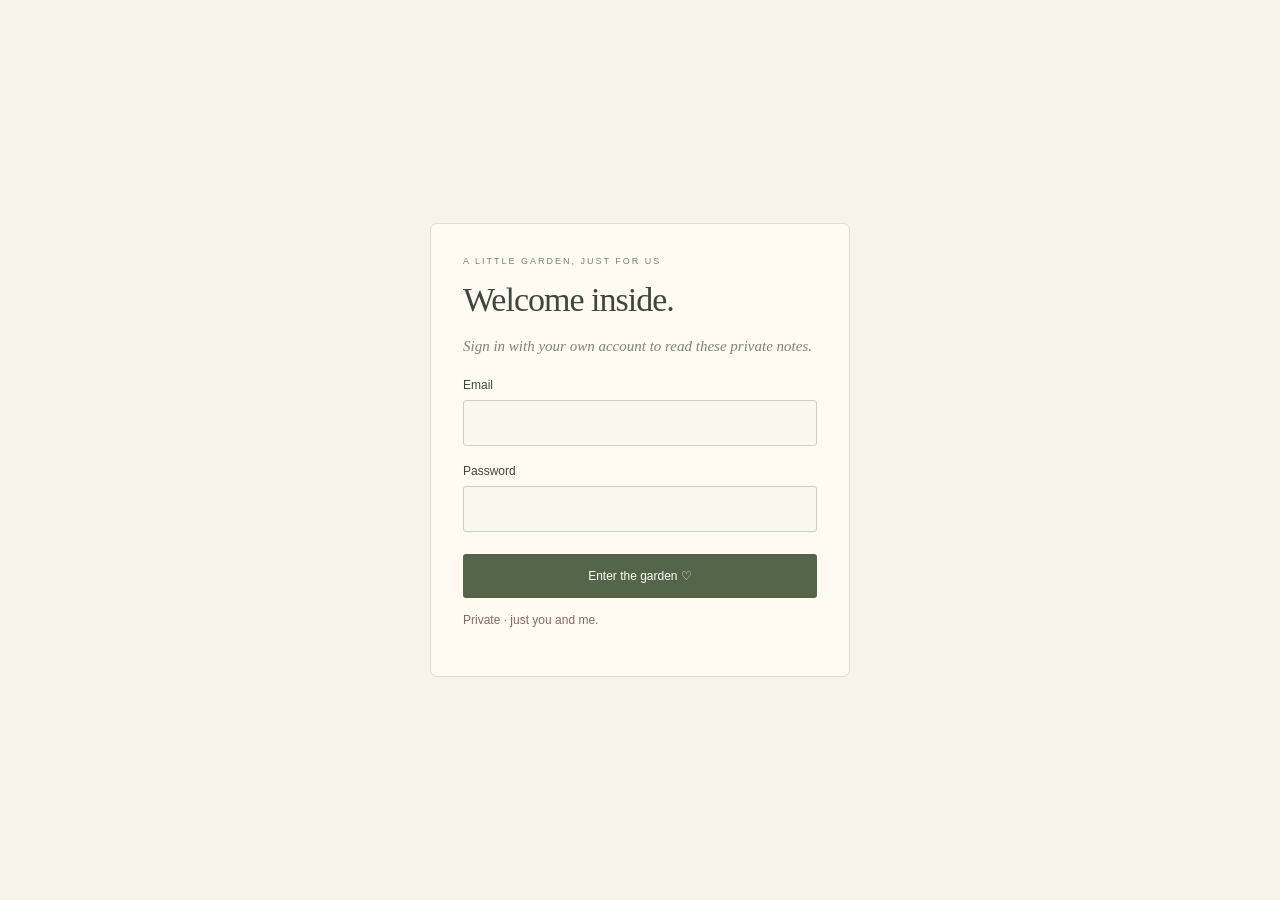
<file: to-faisal.html>
<!DOCTYPE html>
<html lang="en">
<head>
<meta charset="UTF-8"><meta name="viewport" content="width=device-width, initial-scale=1">
<meta name="theme-color" content="#f7f3ea">
<meta name="description" content="For Faisal, from Zehna. A little garden of words, kept just for you.">
<title>For Faisal, From Zehna</title>
<style>
:root{--ink:#3e473b;--muted:#818173;--paper:#f7f3ea;--line:#deded0;--green:#526647}*{box-sizing:border-box}body{margin:0;background:var(--paper);color:var(--ink);font-family:Arial,Helvetica,sans-serif;-webkit-font-smoothing:antialiased}button,input,textarea{font:inherit}button{cursor:pointer}button:focus-visible,a:focus-visible,input:focus-visible,textarea:focus-visible{outline:2px solid #526647;outline-offset:5px}button{color:inherit}::selection{background:#e5b6bd}svg{display:block}.sprite{position:absolute;width:0;height:0;overflow:hidden}.botanical{position:absolute;pointer-events:none;z-index:-1;opacity:.43;width:340px;height:490px}.botanical.left{left:-100px;top:95px;transform:rotate(17deg)}.botanical.right{right:-92px;top:65px;transform:scaleX(-1) rotate(10deg);opacity:.32}.page{position:relative;isolation:isolate;overflow:hidden;min-height:100vh}.wrap{width:min(1160px,calc(100% - 80px));margin:auto}header{height:100px;display:flex;align-items:center;justify-content:space-between;border-bottom:1px solid var(--line)}.brand{font-family:Georgia,serif;font-size:23px;display:flex;gap:11px;align-items:center;letter-spacing:-.5px}.brand svg{width:26px;height:32px}.edition{font-size:10px;letter-spacing:2px;text-transform:uppercase;color:var(--muted)}.outline{background:transparent;border:1px solid #a7ad9c;padding:12px 20px;border-radius:4px;font-size:12px;transition:.2s}.outline:hover{background:#eaece1;border-color:var(--green)}.write{display:flex;gap:10px;align-items:center}.write svg{width:14px;height:14px}.hero{text-align:center;padding:66px 0 49px}.eyebrow{font-size:10px;letter-spacing:3px;text-transform:uppercase;color:#7c846d;display:flex;justify-content:center;gap:12px;align-items:center}.eyebrow:before,.eyebrow:after{content:'';height:1px;width:29px;background:#b4baa6}h1{font-family:Georgia,'Times New Roman',serif;font-size:clamp(65px,9vw,104px);font-weight:400;letter-spacing:-6px;line-height:1.07;margin:20px 0 19px}h1 em{font-weight:400;color:#738063}.subtitle{font-family:Georgia,serif;color:#7b7b6e;font-size:17px;line-height:1.75;margin:0}.count{display:inline-flex;gap:7px;align-items:center;font-size:10px;letter-spacing:1.5px;text-transform:uppercase;margin-top:24px;color:#7c806f}.count svg{width:13px;height:13px;color:#a97578}.toolbar{border-top:1px solid var(--line);border-bottom:1px solid var(--line);padding:18px 0;display:flex;justify-content:space-between;gap:20px;align-items:center}.search{display:flex;align-items:center;gap:10px;flex:1;max-width:350px}.search svg{width:17px;height:17px;color:#858775}.search input{width:100%;background:none;border:0;padding:8px 0;color:var(--ink);font-size:12px;outline-offset:4px}.search input::placeholder{color:#8d8e82}.filters{display:flex;align-items:center;gap:10px}.filter-label{font-size:10px;letter-spacing:1px;color:#858878;margin-right:8px}.swatch{padding:0;width:20px;height:20px;border-radius:50%;border:1px solid #0000000b;background:var(--swatch);position:relative;transition:transform .2s}.swatch:hover{transform:scale(1.17)}.swatch[aria-pressed="true"]:after{content:'';position:absolute;inset:-5px;border:1px solid #7e8871;border-radius:50%}.all{background:none;border:0;font-size:11px;padding:5px 8px;margin-right:2px;color:#888c7c}.all[aria-pressed="true"]{color:#45533c;text-decoration:underline;text-underline-offset:5px}.section-meta{display:flex;justify-content:space-between;margin:28px 0 17px;font-size:9px;letter-spacing:1.8px;text-transform:uppercase;color:#898b7c}.section-meta span:last-child{letter-spacing:.7px;text-transform:none;font-size:11px;font-family:Georgia,serif;font-style:italic}.grid{display:grid;grid-template-columns:repeat(4,minmax(0,1fr));gap:20px}.card{aspect-ratio:1;position:relative;display:flex;flex-direction:column;text-align:left;border:1px solid #0000000c;border-radius:2px;padding:22px;background:var(--card);box-shadow:0 2px 3px #443b2c04;transition:transform .3s,box-shadow .3s;animation:appear .6s both;animation-delay:var(--delay);overflow:hidden}.card:hover{transform:translateY(-6px) rotate(-.5deg);box-shadow:0 12px 22px #55473514;z-index:1}.to{font-family:Georgia,serif;font-size:13px;flex-shrink:0}.card-text{font-family:'Courier New',monospace;font-size:14px;line-height:1.65;letter-spacing:-.4px;margin:auto 0;display:-webkit-box;-webkit-line-clamp:6;-webkit-box-orient:vertical;overflow:hidden;overflow-wrap:anywhere;padding:13px 0}.card-bottom{display:flex;justify-content:space-between;align-items:center;opacity:.57;flex-shrink:0}.card-bottom span{font-size:8px;letter-spacing:1.5px}.card-bottom svg{width:19px;height:21px}.empty{display:none;text-align:center;padding:65px 0;color:var(--muted);font-family:Georgia,serif;line-height:1.7}.closing{text-align:center;padding:54px 0 45px}.closing svg{width:28px;height:34px;margin:0 auto 15px;color:#919b7c}.closing p{font:italic 16px Georgia,serif;color:#858775;margin:0}.closing span{display:block;font-size:9px;letter-spacing:2px;text-transform:uppercase;color:#96998b;margin-top:15px}footer{border-top:1px solid var(--line);display:flex;justify-content:space-between;align-items:center;padding:23px 0 28px;font-size:10px;color:#8a8c7e;gap:15px}.export{background:none;border:none;font-size:10px;color:#737e65;padding:8px 0;text-decoration:underline;text-underline-offset:4px}dialog{border:1px solid #dedecd;border-radius:8px;background:var(--paper);color:var(--ink);padding:38px;width:min(480px,calc(100% - 32px));max-height:85vh;box-shadow:0 20px 100px #292f3233}dialog[open]{animation:appear .25s}dialog::backdrop{background:#343c3c65;backdrop-filter:blur(7px)}.close{position:absolute;right:14px;top:12px;background:none;border:0;font-size:25px;font-weight:300;line-height:1;padding:5px;color:inherit}.reading{background:var(--note-color,var(--paper));min-height:390px}.reading .to{font-size:19px;margin-top:10px}.reading p{font-family:'Courier New',monospace;font-size:20px;line-height:1.8;margin:36px 0;white-space:pre-wrap;overflow-wrap:anywhere}.reading>svg{width:28px;height:30px;margin:auto}.dialog-eyebrow{font-size:9px;letter-spacing:2px;text-transform:uppercase;color:#7c846d}h2{font:normal 34px Georgia,serif;margin:15px 0 12px;letter-spacing:-1px}.form-intro{font:14px/1.6 Georgia,serif;color:#7b7e6e;margin-bottom:26px}label.form-label{display:block;font-size:11px;margin:20px 0 9px}textarea{resize:vertical;min-height:145px;width:100%;padding:14px;border:1px solid #ccd0be;border-radius:3px;background:#fffaf1;color:var(--ink);font-size:14px;line-height:1.6}.form-tail{display:flex;justify-content:space-between;font-size:10px;color:#8b8e7d;margin-top:7px}.color-choice{display:flex;gap:13px;align-items:center;flex-wrap:wrap;margin:15px 0 25px}input[type=color]{width:29px;height:29px;border:0;padding:0;background:none;cursor:pointer}.submit{width:100%;border:0;background:#53664a;color:#fffdf4;border-radius:3px;padding:15px;font-size:12px;transition:background .2s}.submit:hover{background:#3f5037}.privacy{font-size:10px;line-height:1.6;color:#8a8d7c;text-align:center;margin-bottom:0}.toast{position:fixed;bottom:24px;left:50%;transform:translate(-50%,15px);background:#43543b;color:#fffcf2;padding:14px 22px;border-radius:5px;opacity:0;transition:.25s;pointer-events:none;font-size:12px;z-index:10;max-width:90%;text-align:center}.toast.show{opacity:1;transform:translate(-50%,0)}.fallback{width:100%;min-height:180px}.export-actions{display:flex;gap:10px;margin-top:15px}.export-actions>*{flex:1}@keyframes appear{from{opacity:0;transform:translateY(12px)}to{opacity:1;transform:translateY(0)}}@media(min-width:1300px){.hero{padding-top:75px}.grid{gap:22px}}@media(max-width:1000px){.wrap{width:calc(100% - 48px)}.grid{grid-template-columns:repeat(3,minmax(0,1fr))}.edition{display:none}.filters{gap:9px}.filter-label{display:none}.card{padding:19px}.card-text{font-size:13px}}@media(max-width:700px){header{height:80px}.brand{font-size:21px}.wrap{width:calc(100% - 36px)}.hero{padding:50px 0 36px}h1{letter-spacing:-4px}.subtitle{font-size:15px}.toolbar{flex-direction:column;align-items:stretch;gap:12px;padding:12px 0 19px}.search{max-width:none}.filters{justify-content:center;gap:14px}.grid{grid-template-columns:repeat(2,minmax(0,1fr));gap:12px}.card{padding:15px}.card-text{font-size:12px;line-height:1.5;-webkit-line-clamp:5;padding:10px 0}.card-bottom span{font-size:7px;letter-spacing:1px}.to{font-size:12px}.section-meta{margin-top:23px}.section-meta span:last-child{font-size:10px}.botanical{width:250px;opacity:.25!important}.botanical.left{left:-125px}.botanical.right{right:-130px}footer{align-items:flex-start;flex-direction:column;gap:7px}.closing{padding:40px 0}.outline{padding:10px 13px}.eyebrow{font-size:8px;letter-spacing:2px}dialog{padding:30px 25px}}@media(max-width:360px){.card{padding:12px}.card-text{font-size:11px}.filters{gap:11px}}@media(prefers-reduced-motion:reduce){*,*:before,*:after{animation:none!important;transition:none!important;scroll-behavior:auto!important}}
.botanical.lower-left{left:-105px;top:auto;bottom:100px;transform:rotate(-16deg);opacity:.23}.botanical.lower-right{right:-90px;top:650px;transform:scaleX(-1) rotate(-12deg);opacity:.2}@media(max-width:700px){.botanical.lower-left{left:-140px}.botanical.lower-right{right:-145px;top:850px}}

/* Artistic botanical watermarks on every note, including locally added notes. */
.card{isolation:isolate}
.card::before,.reading::before{content:"";position:absolute;right:-24px;bottom:-34px;width:78%;height:95%;background-image:var(--floral-art);background-repeat:no-repeat;background-position:right bottom;background-size:contain;opacity:.18;pointer-events:none;z-index:0}
.card>*,.reading>*{position:relative;z-index:1}
.card:nth-child(3n+2)::before{right:auto;left:-30px;transform:scaleX(-1) rotate(-9deg);opacity:.16}
.card:nth-child(3n)::before{right:-37px;bottom:-23px;transform:rotate(-17deg);width:88%;opacity:.17}
.reading{isolation:isolate}
.reading::before{position:fixed;width:75%;height:90%;opacity:.14;bottom:-20px;right:-20px}
.reading .close{position:absolute;z-index:2}

/* Six distinct hand-drawn flowers; the selected note keeps its flower in the modal. */
:root{--floral-art:url("data:image/svg+xml,%3Csvg%20xmlns%3D%22http%3A%2F%2Fwww.w3.org%2F2000%2Fsvg%22%20viewBox%3D%220%200%20240%20300%22%3E%3Cg%20stroke%3D%22%23718466%22%20stroke-width%3D%222%22%20fill%3D%22none%22%3E%3Cpath%20d%3D%22M120%20305Q98%20218%20127%20113%22%2F%3E%3Cpath%20d%3D%22M115%20246Q63%20239%2054%20202%20102%20206%20115%20246ZM114%20267Q165%20253%20183%20216%20129%20224%20114%20267Z%22%20fill%3D%22%23abb995%22%20stroke-width%3D%221%22%2F%3E%3C%2Fg%3E%3Cg%20stroke%3D%22%23a46d7e%22%20stroke-width%3D%221.4%22%20fill%3D%22%23ecc3ce%22%3E%3Cellipse%20cx%3D%22127%22%20cy%3D%2289%22%20rx%3D%2232%22%20ry%3D%2243%22%20transform%3D%22rotate%280%20127%20111%29%22%2F%3E%3Cellipse%20cx%3D%22127%22%20cy%3D%2289%22%20rx%3D%2232%22%20ry%3D%2243%22%20transform%3D%22rotate%2860%20127%20111%29%22%2F%3E%3Cellipse%20cx%3D%22127%22%20cy%3D%2289%22%20rx%3D%2232%22%20ry%3D%2243%22%20transform%3D%22rotate%28120%20127%20111%29%22%2F%3E%3Cellipse%20cx%3D%22127%22%20cy%3D%2289%22%20rx%3D%2232%22%20ry%3D%2243%22%20transform%3D%22rotate%28180%20127%20111%29%22%2F%3E%3Cellipse%20cx%3D%22127%22%20cy%3D%2289%22%20rx%3D%2232%22%20ry%3D%2243%22%20transform%3D%22rotate%28240%20127%20111%29%22%2F%3E%3Cellipse%20cx%3D%22127%22%20cy%3D%2289%22%20rx%3D%2232%22%20ry%3D%2243%22%20transform%3D%22rotate%28300%20127%20111%29%22%2F%3E%3Cpath%20d%3D%22M95%20111Q95%2076%20128%2083%20160%2076%20158%20107%20165%20137%20130%20143%2099%20143%2095%20111Z%22%20fill%3D%22%23dba4b8%22%2F%3E%3Cpath%20d%3D%22M109%20112q-5-27%2020-22%2028%204%2013%2026-16%2024-29%204-9-18%2010-18%2019%201%208%2014%22%20fill%3D%22none%22%2F%3E%3C%2Fg%3E%3C%2Fsvg%3E")}
.from-faisal{font:italic 17px/1.6 Georgia,serif;color:#7d625f;margin:20px 0 0}.from-faisal span{display:inline-block;margin-left:5px;color:#ab797e}.signature{font:italic 15px/1.7 Georgia,serif;color:#7d625f;margin-top:24px}.signature em{font-size:32px}.note-signature{font:italic 18px Georgia,serif;text-align:right;margin:0 0 26px;opacity:.8}

.dedication{max-width:540px;margin:26px auto 0;padding:20px 24px;border-top:1px solid var(--line);border-bottom:1px solid var(--line);font:italic 16px/1.85 Georgia,serif;color:#737360}.dedication cite{display:block;font-size:14px;margin-top:8px;color:#876b68}.open-when{margin:0 0 36px;padding:28px 0;border-top:1px solid var(--line)}.open-heading{display:flex;justify-content:space-between;align-items:center;gap:15px}.open-heading h2{font-size:29px;margin:0 0 8px}.open-heading p{font:italic 14px Georgia,serif;color:var(--muted);margin:0}.letters{display:grid;grid-template-columns:repeat(3,1fr);gap:14px;margin-top:24px}.letter{position:relative;overflow:hidden;border:1px solid #d7d8c9;border-radius:4px;background:#eeeede;text-align:left;padding:21px;transition:transform .25s,box-shadow .25s}.letter:nth-child(2){background:#f1e3de}.letter:nth-child(3){background:#e7e5ee}.letter:hover{transform:translateY(-4px);box-shadow:0 8px 20px #55473512}.envelope{font-size:25px;color:#858c72;display:block;margin-bottom:18px}.letter small{display:block;font-size:9px;letter-spacing:2px;text-transform:uppercase;margin-bottom:7px;color:#787d6a}.letter strong{font:normal 19px/1.4 Georgia,serif}.letter .letter-foot{display:block;font-size:10px;margin-top:20px;color:#7d806e}.secret-flower{display:inline-flex;align-items:center;justify-content:center;border:0;background:transparent;padding:10px;color:#929a7e;border-radius:50%;transition:transform .3s,color .3s}.secret-flower svg{width:30px;height:38px}.secret-flower:hover{transform:rotate(12deg) scale(1.1);color:#ad777e}.discovery-hint{text-align:center;font:italic 12px Georgia,serif;color:#8a8d7c;margin:20px 0 0}.special-letter{background:#f6eee3}.special-letter h2{font-size:29px;line-height:1.35}.special-letter .special-body{white-space:pre-wrap;font:17px/1.9 Georgia,serif;overflow-wrap:anywhere;margin:26px 0}.special-letter .note-signature{margin-top:28px}@media(max-width:700px){.letters{grid-template-columns:1fr;gap:10px}.letter{padding:18px 20px}.envelope{float:right;margin:5px 0 0 15px}.letter .letter-foot{margin-top:12px}.letter strong{font-size:18px}.dedication{font-size:15px;padding:18px 12px}.open-when{padding-top:24px}}
.tiny-secret{padding:0 4px;vertical-align:middle}.tiny-secret svg{width:17px;height:21px}.closing .secret-flower svg{margin:0}.closing .secret-flower{margin-bottom:12px}
.garden-link,.garden-link:link,.garden-link:visited,.garden-link:hover{color:#526647}
.auth-gate{position:fixed;inset:0;z-index:99;background:#f7f3ea;display:flex;align-items:center;justify-content:center;padding:24px}.auth-box{max-width:420px;width:100%;padding:32px;background:#fffaf2;border:1px solid #dcded0;border-radius:7px}.auth-box h2{font-size:34px}.auth-box label{display:block;font-size:12px;margin:18px 0 8px}.auth-box input{width:100%;padding:13px;border:1px solid #cbd0bd;border-radius:3px;background:#faf7ef;color:#3e473b}.auth-box .submit{margin-top:22px}.auth-status{font-size:12px;line-height:1.8;color:#876963;white-space:pre-wrap}.auth-caption{font:italic 15px/1.7 Georgia,serif;color:#818472}.private-content[hidden]{display:none!important}#subtitle{white-space:pre-line}
</style>
</head>
<body><div class="auth-gate" id="auth-gate"><form class="auth-box" id="auth-form"><div class="dialog-eyebrow">A little garden, just for us</div><h2 id="auth-title">Welcome inside.</h2><p class="auth-caption">Sign in with your own account to read these private notes.</p><label for="auth-email">Email</label><input id="auth-email" type="email" autocomplete="username" required><label for="auth-password">Password</label><input id="auth-password" type="password" autocomplete="current-password" required><button class="submit" id="auth-submit" type="submit">Enter the garden ♡</button><p class="auth-status" id="auth-status" role="status">Connecting…</p></form></div>
<svg class="sprite" xmlns="http://www.w3.org/2000/svg" aria-hidden="true"><defs>
<symbol id="flower" viewBox="0 0 32 40"><path d="M16 19q-3 10 0 19M16 29Q3 29 6 21q10 0 10 8M16 33q12-1 11-10-10 1-11 10" fill="none" stroke="currentColor" stroke-width="1.2"/><path d="M16 15c-12 4-15-9-7-9-1-9 12-8 12 0 10-2 12 12 1 12 0 8-12 9-12 1" fill="none" stroke="currentColor" stroke-width="1.2"/><circle cx="16" cy="11" r="2.5" fill="currentColor"/></symbol>
<symbol id="heart" viewBox="0 0 24 24"><path d="M12 20S3 14 3 8.5C3 3 10 2 12 7c2-5 9-4 9 1.5C21 14 12 20 12 20Z" fill="none" stroke="currentColor" stroke-width="1.3"/></symbol>
<!-- Hand-drawn lilies: six swept petals, fine veins, and golden stamens. -->
<symbol id="lily-bloom" viewBox="-85 -95 170 190">
<g stroke="#bc9f98" stroke-width="1" stroke-linejoin="round">
<path d="M0 8C-22-18-25-65-7-89 10-68 22-22 0 8Z" fill="#fff9ee"/>
<path d="M0 8C-39 4-70-21-80-54-40-57-5-30 0 8Z" fill="#f5ded7"/>
<path d="M0 8C15-27 48-54 80-51 72-16 40 7 0 8Z" fill="#fff9ee"/>
<path d="M0 8C-36-11-65-9-83 10-58 34-20 34 0 8Z" fill="#fffaf1"/>
<path d="M0 8C30-11 64-9 82 15 50 36 19 33 0 8Z" fill="#f1d4ce"/>
<path d="M0 8C-24 27-27 65-5 88 18 68 25 30 0 8Z" fill="#fff7eb"/>
</g>
<g fill="none" stroke="#cdafa3" stroke-width=".8" opacity=".8"><path d="M0 7-7-70M0 8-64-43M0 8 63-40M0 8-66 13M0 8 64 17M0 8-5 69"/></g>
<g stroke="#9a9e69" stroke-width="1.2" fill="#b69758"><path d="M0 10-21-20M0 10-5-29M0 10 14-25M0 10 29-9M0 10-30-4"/><ellipse cx="-21" cy="-20" rx="2" ry="5" transform="rotate(-35 -21 -20)"/><ellipse cx="-5" cy="-29" rx="2" ry="5"/><ellipse cx="14" cy="-25" rx="2" ry="5" transform="rotate(28 14 -25)"/><ellipse cx="29" cy="-9" rx="2" ry="5" transform="rotate(55 29 -9)"/><ellipse cx="-30" cy="-4" rx="2" ry="5" transform="rotate(-65 -30 -4)"/></g>
</symbol>
<symbol id="bouquet" viewBox="0 0 300 460">
<g fill="none" stroke="#8d9b78" stroke-width="2"><path d="M127 460Q165 259 99 116M128 460Q169 290 221 218M129 460Q83 301 65 267M133 448Q126 244 183 65"/>
<g fill="#b8c3a0" fill-opacity=".65" stroke-width="1"><path d="M140 353Q209 320 225 273 167 279 140 353Z"/><path d="M135 390Q65 368 44 309 102 327 135 390Z"/><path d="M130 279Q86 246 73 197 124 216 130 279Z"/><path d="M153 236Q201 187 205 142 157 165 153 236Z"/><path d="M112 336Q58 321 30 279 85 284 112 336Z"/><path d="M156 312Q211 281 244 242 193 245 156 312Z"/></g></g>
<use href="#lily-bloom" x="14" y="12" width="170" height="190" transform="rotate(-20 99 107)"/>
<use href="#lily-bloom" x="154" y="136" width="134" height="150" transform="rotate(27 221 211)"/>
<use href="#lily-bloom" x="4" y="197" width="122" height="137" transform="rotate(-35 65 265)"/>
<path d="M181 76Q152 36 179 6 209 33 181 76Z" fill="#eee1cf" stroke="#acb093" stroke-width="1.2"/><path d="M181 76 179 16" fill="none" stroke="#b6b497"/>
</symbol>
</defs></svg>
<div class="page private-content" id="private-content" hidden>
<svg class="botanical left" aria-hidden="true"><use href="#bouquet"/></svg><svg class="botanical right" aria-hidden="true"><use href="#bouquet"/></svg>
<svg class="botanical lower-left" aria-hidden="true"><use href="#bouquet"/></svg><svg class="botanical lower-right" aria-hidden="true"><use href="#bouquet"/></svg>
<div class="wrap">
<header><div class="brand"><svg aria-hidden="true"><use href="#flower"/></svg>for faisal<span class="edition">/ a collection of unsent words</span></div><a class="outline garden-link" href="index.html" style="text-decoration:none;margin-left:auto;margin-right:12px">← For Zehna</a><button class="outline write" id="open-form"><svg viewBox="0 0 24 24" fill="none" stroke="currentColor" stroke-width="1.4" aria-hidden="true"><path d="m15 4 5 5M4 20l5-1L21 7l-5-5L4 14Z"/></svg>Leave a note</button></header>
<main>
<section class="hero" aria-labelledby="title"><div class="eyebrow">Some words bloom forever</div><h1 id="title">For <em>Faisal.</em></h1><p class="subtitle"><span id="subtitle"></span></p><p class="from-faisal" id="hero-signature"></p><blockquote class="dedication" id="dedication"></blockquote><div class="count"><svg aria-hidden="true"><use href="#heart"/></svg><span id="total">0</span> notes & a thousand feelings</div></section>
<section class="open-when" aria-labelledby="open-when-title"><div class="open-heading"><div><h2 id="open-when-title">Open when…</h2><p>A few words for the moments you might need them.</p></div><button class="secret-flower" type="button" data-secret="0" aria-label="Discover a little flower secret"><svg aria-hidden="true"><use href="#flower"/></svg></button></div><div class="letters" id="letters"></div><p class="discovery-hint">Psst… a few little flowers are keeping secrets. Try tapping one.</p></section>
<section aria-label="The note collection"><div class="toolbar"><label class="search"><svg viewBox="0 0 24 24" fill="none" stroke="currentColor" stroke-width="1.5" aria-hidden="true"><circle cx="10" cy="10" r="6.5"/><path d="m15 15 5 5"/></svg><input type="search" id="search" placeholder="Find a word, a feeling, a memory…" aria-label="Search notes"></label><div class="filters" id="filters" role="group" aria-label="Filter notes by color"><span class="filter-label">A SHADE OF FEELING</span><button class="all" data-filter="all" aria-pressed="true">All</button></div></div>
<div class="section-meta"><span id="result-count" aria-live="polite">The collection</span><span>Every color holds a feeling. <button class="secret-flower tiny-secret" data-secret="1" type="button" aria-label="Discover another flower secret"><svg aria-hidden="true"><use href="#flower"/></svg></button></span></div><div class="grid" id="grid"></div><div class="empty" id="empty">No words in this little corner yet.<br>Try another color or a different word.<br><button class="export" id="reset">Clear filters</button></div></section>
<div class="closing"><button class="secret-flower" data-secret="2" type="button" aria-label="Discover one last flower secret"><svg aria-hidden="true"><use href="#flower"/></svg></button><p id="closing-text"></p><span>Always, in every shade.</span><div class="signature">With love,<br><em>Zehna</em></div></div>
</main>
<footer><span>For Faisal. From Zehna. A little corner of my heart. ♡</span><span>Private garden · saved online. <button class="export" id="export">Export messages ↗</button></span></footer>
</div></div>
<dialog id="special-dialog" class="special-letter" aria-labelledby="special-title"><button class="close" data-close aria-label="Close letter">×</button><div class="dialog-eyebrow" id="special-eyebrow">Just for you, Zehna</div><h2 id="special-title"></h2><div class="special-body" id="special-body"></div><div class="note-signature">With love, Zehna ♡</div></dialog>
<dialog id="read-dialog" class="reading" aria-label="A note for Faisal"><button class="close" data-close aria-label="Close note">×</button><div class="to">To: Faisal</div><p id="read-text"></p><div class="note-signature">— Zehna ♡</div><svg aria-hidden="true"><use href="#flower"/></svg></dialog>
<dialog id="form-dialog" aria-labelledby="form-title"><button class="close" data-close aria-label="Close form">×</button><div class="dialog-eyebrow">A thought worth keeping</div><h2 id="form-title">Let your words bloom.</h2><p class="form-intro">For Faisal. For the things that deserve a little space in the world.</p><form id="note-form"><label class="form-label" for="message">Your note</label><textarea id="message" placeholder="Dear Faisal, …" maxlength="600" required></textarea><div class="form-tail"><span>A few words can mean everything.</span><span id="char-count">0 / 600</span></div><label class="form-label" for="custom-color">Give your feeling a color</label><div id="color-choice" class="color-choice" role="group" aria-label="Note color"></div><button class="submit" type="submit">Add to the garden ↗</button><p class="privacy">Saved online, just between us.</p></form></dialog>
<dialog id="export-dialog" aria-labelledby="export-title"><button class="close" data-close aria-label="Close export">×</button><h2 id="export-title">Keep these words.</h2><p class="form-intro">Copy or download a backup of this garden’s notes. Edit published notes in your private admin page.</p><textarea id="export-text" class="fallback" readonly aria-label="Exported messages"></textarea><div class="export-actions"><button class="outline" id="copy-again">Copy list</button><button class="submit" id="download">Download JSON</button></div></dialog>
<div class="toast" id="toast" role="status" aria-live="polite"></div>

<script src="config.js"></script><script src="database.js?v=read-inbox-1"></script><script src="art.js"></script><script>const PAGE="faisal";</script><script src="site.js?v=my-space-header-1"></script></body></html>
</file>
<file: admin.css>
*{box-sizing:border-box}body{margin:0;background:#f7f3ea;color:#414c39;font-family:Arial,sans-serif}button,input,textarea{font:inherit;color:inherit}button{cursor:pointer}button:disabled{opacity:.55;cursor:wait}button:focus-visible,input:focus-visible,textarea:focus-visible,a:focus-visible{outline:2px solid #6d805d;outline-offset:4px}a,a:visited{color:#526647}.shell{max-width:1040px;margin:auto;padding:30px}.top{border-bottom:1px solid #d9ddcf;padding:0 0 24px;display:flex;justify-content:space-between;gap:16px;align-items:center}h1{font:38px Georgia,serif;font-weight:400;margin:10px 0}h2{font:26px Georgia,serif;font-weight:400;margin:0 0 18px}.kicker{font-size:10px;letter-spacing:2px;text-transform:uppercase;color:#858d78}.muted{font-size:12px;color:#818975;line-height:1.8}.btn{padding:11px 16px;border:1px solid #a6b198;border-radius:4px;background:none;text-decoration:none;display:inline-block;font-size:12px}.primary{background:#526647;color:#fffdf4;border-color:#526647}.danger{color:#9b5c5c}.actions{display:flex;gap:10px;align-items:center;flex-wrap:wrap}.tabs{display:flex;gap:9px;margin:25px 0;flex-wrap:wrap}.tabs .selected{background:#e2e8d7}.panel{background:#fffaf2;border:1px solid #dbdece;padding:25px;border-radius:6px;margin:20px 0}label{display:block;font-size:12px;margin:19px 0 8px}input:not([type=color]),textarea{width:100%;padding:12px;background:#fcf8f0;border:1px solid #cbd1bd;border-radius:3px}textarea{min-height:120px;line-height:1.7;resize:vertical}input[type=color]{width:45px;height:35px;padding:0;border:0;background:none}.note{border-bottom:1px solid #e0e3d5;padding:20px 0}.note p{white-space:pre-wrap;font:16px/1.8 Georgia,serif;overflow-wrap:anywhere;border-left:4px solid var(--note);padding-left:16px}.note:first-child{padding-top:0}.note:last-child{border:0}.small{font-size:11px}.status{background:#e6eadc;padding:12px 16px;line-height:1.7;font-size:12px;border-radius:4px;white-space:pre-wrap;margin:20px 0}.auth-gate{position:fixed;inset:0;z-index:9;background:#f7f3ea;display:flex;align-items:center;justify-content:center;padding:20px}.auth-box{max-width:410px;width:100%;border:1px solid #d4dac7;padding:32px;border-radius:6px;background:#fffaf2}.auth-box button{width:100%;margin-top:24px}.auth-status{font-size:12px;line-height:1.7;color:#946e63;white-space:pre-wrap}.auth-caption{font:italic 15px/1.7 Georgia,serif;color:#868a78}[hidden]{display:none!important}dialog{width:min(520px,calc(100% - 30px));max-height:85vh;overflow:auto;background:#f7f3ea;color:#414c39;border:1px solid #cfd7c1;border-radius:7px;padding:28px}dialog::backdrop{background:#36412e77;backdrop-filter:blur(5px)}.field-group{border-top:1px solid #d9dfce;padding-top:15px;margin-top:26px}.field-group h3{font:20px Georgia,serif}.count{font:16px Georgia,serif;color:#818975;margin-left:10px}@media(max-width:600px){.shell{padding:22px 16px}.top{align-items:flex-start;flex-direction:column}.panel{padding:20px}h1{font-size:32px}}
</file>
<file: chat.css>
*{box-sizing:border-box}body{margin:0;background:#f7f3ea;color:#414b3b;font-family:Arial,Helvetica,sans-serif}button,input,textarea{font:inherit;color:inherit}button{cursor:pointer}button:disabled{opacity:.5;cursor:wait}button:focus-visible,input:focus-visible,textarea:focus-visible,a:focus-visible{outline:2px solid #81916c;outline-offset:4px}[hidden]{display:none!important}.sr-only{position:absolute;width:1px;height:1px;overflow:hidden;clip:rect(0,0,0,0)}.chat-shell{width:min(940px,100%);height:100vh;height:100dvh;margin:auto;display:flex;flex-direction:column;position:relative;border-inline:1px solid #e2e1d4;background:#faf7ef;box-shadow:0 0 70px #5c5b3b05}.chat-header{padding:22px 28px;display:flex;justify-content:space-between;align-items:center;border-bottom:1px solid #e1e2d3;gap:14px;background:#f7f3ea}.conversation-brand{display:flex;align-items:center;gap:15px}.flower{font:39px Georgia,serif;color:#909b7f}.chat-header h1{font:30px Georgia,serif;letter-spacing:-1px;margin:0 0 5px;font-weight:400}.presence{display:flex;align-items:center;gap:6px;font-size:10px;color:#8b8f7d}.presence i{width:6px;height:6px;background:#b6b49d;border-radius:50%}.presence i.live{background:#7b9b6b}.chat-header nav{display:flex;align-items:center;gap:15px}.chat-header a,.chat-header a:visited{color:#627553;text-decoration:none;font-size:11px}.chat-header a:hover{text-decoration:underline;text-underline-offset:4px}.quiet{border:0;background:none;font-size:11px;color:#7b846f;padding:7px}.privacy-line{text-align:center;font-size:9px;color:#959883;letter-spacing:.3px;padding:11px 12px;background:#f2f1e5}.messages-area{flex:1;overflow:auto;padding:25px 28px;overscroll-behavior:contain;scrollbar-width:thin;scrollbar-color:#c6ceba transparent;background-image:radial-gradient(#b8c1a620 .65px,transparent .65px);background-size:13px 13px}.beginning{text-align:center;margin:25px 0 40px;font:italic 16px/1.8 Georgia,serif;color:#8b917a}.beginning>span{display:block;font-size:30px;color:#a4ac94;margin-bottom:10px}.beginning small{font-size:13px;color:#a0a38d}.load-older{display:block;margin:0 auto 25px;background:#f0f0e4;border:1px solid #d9dfcc;color:#7a886b;border-radius:20px;padding:8px 17px;font-size:10px}.day-label{text-align:center;font-size:9px;text-transform:uppercase;letter-spacing:1.4px;color:#9a9e89;margin:20px 0}.message-row{display:flex;margin:10px 0;align-items:flex-end;gap:6px}.message-row.mine{justify-content:flex-end}.bubble{position:relative;background:#ebe5ed;border:1px solid #d9d2dc55;border-radius:12px 12px 12px 2px;max-width:min(77%,530px);min-width:100px;padding:12px 15px;box-shadow:0 2px 4px #554c3a03;overflow-wrap:anywhere}.mine .bubble{background:#e0e7d6;border-color:#cad4ba66;border-radius:12px 12px 2px 12px}.sender{font-size:9px;color:#92917e;margin-bottom:6px;letter-spacing:.4px}.body-text{white-space:pre-wrap;font-size:14px;line-height:1.7;margin:0}.message-meta{display:flex;justify-content:flex-end;gap:6px;align-items:center;font-size:8px;color:#919582;margin-top:7px}.message-photo{display:block;width:min(300px,100%);max-height:320px;object-fit:contain;border-radius:7px;cursor:zoom-in;background:#ffffff44}.photo-placeholder{padding:25px 15px;font-size:11px;line-height:1.8;color:#838b74;border:1px dashed #b9c3ab;border-radius:6px}.photo-retry{display:block;border:0;text-decoration:underline;background:none;padding:6px 0;font-size:11px;color:#627553}.body-text:not(:first-child){margin-top:9px}.message-tools{display:flex;justify-content:flex-end;gap:10px;margin-top:7px}.message-tools button{font-size:10px;background:none;border:0;padding:3px 0;color:#748363}.message-tools button:hover{text-decoration:underline}.more{background:none;border:0;font-size:20px;color:#8d9781;padding:7px;align-self:center}.status-strip{font-size:11px;line-height:1.7;color:#8d6d63;background:#f7f3ea;padding:0 25px;max-height:90px;overflow:auto}.status-strip:not(:empty){padding-block:10px;border-top:1px solid #e4dfcf}.composer{padding:17px 23px max(17px,env(safe-area-inset-bottom));background:#f7f3ea;border-top:1px solid #dfdfd0}.compose-row{display:flex;align-items:flex-end;gap:12px}.attach{width:40px;height:42px;flex-shrink:0;display:grid;place-items:center;background:none;border:1px solid #d2d9c4;border-radius:6px;color:#7a8968}.attach svg{width:21px;height:21px}.compose-row textarea{width:100%;resize:none;min-height:44px;max-height:150px;padding:12px 14px;background:#fffcf5;border:1px solid #d5dac8;border-radius:6px;line-height:1.5;font-size:13px}.solid{background:#596e4e;color:#fffdf5;border:1px solid #596e4e;border-radius:5px;padding:12px 18px;font-size:12px}.solid:hover{background:#485e3d}.send{height:44px;flex-shrink:0}.send span{padding-left:7px}.compose-hint{display:flex;justify-content:space-between;gap:12px;font-size:9px;color:#9b9e89;margin-top:10px}.photo-draft{display:flex;align-items:center;gap:12px;border:1px solid #d6ddc7;border-radius:5px;padding:8px;margin-bottom:12px;font-size:11px;color:#818975}.photo-draft img{width:52px;height:52px;object-fit:cover;border-radius:3px}.photo-draft span{flex:1;overflow-wrap:anywhere}.photo-draft button{font-size:23px}.edit-banner{display:flex;justify-content:space-between;align-items:center;font-size:11px;color:#758669;border-left:3px solid #9daf87;padding-left:10px;margin-bottom:12px}.new-messages{position:absolute;right:28px;bottom:150px;background:#566d49;color:#fffdf2;border:0;border-radius:20px;padding:10px 17px;font-size:11px;box-shadow:0 3px 15px #404a3525}.auth-gate{position:fixed;inset:0;z-index:9;background:#f7f3ea;display:flex;align-items:center;justify-content:center;padding:22px}.auth-box{max-width:410px;width:100%;padding:32px;background:#fffaf2;border:1px solid #dcded0;border-radius:7px}.eyebrow{font-size:9px;letter-spacing:2px;text-transform:uppercase;color:#879276}.auth-box h1{font:38px Georgia,serif;margin:18px 0}.muted{font:14px/1.8 Georgia,serif;color:#8b8f7c}.auth-box label{display:block;font-size:12px;margin:20px 0 9px}.auth-box input{width:100%;padding:12px;border:1px solid #cbd2bc;border-radius:3px;background:#faf7ef}.auth-box .solid{width:100%;margin-top:24px}.notice{font-size:11px;line-height:1.7;color:#8d6d63;white-space:pre-wrap}dialog{color:#414b3b;background:#faf7ef;border:1px solid #d5dbc6;border-radius:9px;padding:24px;box-shadow:0 15px 70px #26301a22;max-width:calc(100% - 30px);max-height:90dvh}dialog::backdrop{background:#30392d70;backdrop-filter:blur(4px)}.message-menu{width:280px}.message-menu h2,.copy-dialog h2{font:21px Georgia,serif;margin:0 0 18px}.message-menu>button{display:block;width:100%;text-align:left;border:0;background:none;border-radius:4px;padding:12px;font-size:13px}.message-menu>button:hover{background:#e8ecdf}.message-menu .menu-close{margin-top:7px;border-top:1px solid #dfe3d2;color:#929883}.photo-viewer{width:min(850px,calc(100% - 25px));padding:15px}.viewer-top{display:flex;justify-content:space-between;margin-bottom:12px}.viewer-top .quiet{font-size:13px;color:#667d55}.viewer-top #viewer-close{font-size:25px;padding:0 10px}.photo-viewer>img{display:block;max-width:100%;max-height:70dvh;margin:auto;object-fit:contain}.photo-viewer p{white-space:pre-wrap;overflow-wrap:anywhere;font-size:12px;line-height:1.7;color:#878b79}.copy-dialog{width:420px}.copy-dialog textarea{width:100%;min-height:170px;resize:vertical;background:#fffcf5;border:1px solid #cbd2bc;padding:12px;margin:0 0 15px;line-height:1.7}@media(max-width:600px){.chat-header{padding:16px}.chat-header h1{font-size:27px}.chat-header nav{gap:11px}.chat-header a,.chat-header .quiet{font-size:10px}.flower{font-size:31px}.conversation-brand{gap:9px}.messages-area{padding:15px 12px}.bubble{max-width:83%;padding:11px 12px}.composer{padding:13px 12px max(13px,env(safe-area-inset-bottom))}.compose-row{gap:8px}.solid{padding:12px}.send span{padding:0}.compose-hint{font-size:8px}.compose-hint>span:first-child{max-width:75%}.privacy-line{font-size:8px}.new-messages{right:18px}.body-text{font-size:14px}}@media(prefers-reduced-motion:no-preference){.bubble{animation:appear .18s ease-out}@keyframes appear{from{opacity:0;transform:translateY(3px)}to{opacity:1;transform:translateY(0)}}}
/* Conversation extras: same palette, compact tools, no changes to the gardens. */
.reply-quote{margin:2px 0 10px;border-left:3px solid #9baa89;border-radius:3px;background:#ffffff45;padding:9px 11px;max-width:100%;font-size:11px;line-height:1.5}.reply-quote strong{display:block;font-size:10px;color:#6c815d;margin-bottom:4px}.reply-quote span{display:-webkit-box;-webkit-line-clamp:3;-webkit-box-orient:vertical;overflow:hidden;white-space:pre-wrap;overflow-wrap:anywhere;color:#828875}.reply-banner{display:flex;align-items:center;justify-content:space-between;gap:15px;border-left:3px solid #93a57e;background:#edf0e4;padding:10px 12px;border-radius:4px;margin-bottom:12px}.reply-banner>div{min-width:0}.reply-banner strong{font-size:10px;color:#70835e}.reply-banner p{margin:5px 0 0;white-space:nowrap;overflow:hidden;text-overflow:ellipsis;font-size:11px;color:#8a907b}.reply-banner button{font-size:23px}.feature-dialog{width:min(740px,calc(100% - 26px));height:82dvh;overflow:auto;padding:25px}.feature-heading{display:flex;justify-content:space-between;align-items:flex-start;gap:16px;margin-bottom:20px}.feature-heading h2{font:30px Georgia,serif;margin:12px 0 0}.feature-close{font-size:27px;padding:0 7px}.search-form{display:flex;gap:10px}.search-form input{flex:1;min-width:0;border:1px solid #cbd3bd;background:#fffcf5;padding:12px;border-radius:5px;font-size:13px}.feature-notice{font-size:11px;line-height:1.8;color:#91977f;margin:17px 0}.search-result{padding:18px 0;border-bottom:1px solid #e0e4d5}.result-meta{font-size:9px;color:#8c947d;line-height:1.7}.search-result>p{font-size:13px;line-height:1.8;white-space:pre-wrap;overflow-wrap:anywhere;margin:10px 0}.result-actions{display:flex;gap:18px;align-items:center;flex-wrap:wrap;margin-top:10px}.result-actions button{background:none;border:0;font-size:10px;color:#71865d;padding:4px 0}.result-actions button:hover{text-decoration:underline;text-underline-offset:3px}.gallery-grid{display:grid;grid-template-columns:repeat(3,minmax(0,1fr));gap:16px}.gallery-card{min-width:0;border:1px solid #dee3d2;background:#f5f4e9;border-radius:5px;padding:10px}.gallery-card>p{font:12px/1.6 Georgia,serif;margin:8px 0;display:-webkit-box;-webkit-line-clamp:3;-webkit-box-orient:vertical;overflow:hidden;overflow-wrap:anywhere}.gallery-card .result-meta{margin-top:9px;font-size:8px}.gallery-photo{aspect-ratio:1;overflow:hidden;display:grid;place-items:center;background:#ecefe2;border-radius:4px}.gallery-photo .message-photo{width:100%!important;height:100%!important;max-height:none;object-fit:cover;border-radius:0}.gallery-photo .photo-placeholder{border:0;min-height:100px;text-align:center;font-size:10px}.gallery-card .result-actions{gap:12px}.feature-dialog .load-older{margin-top:25px}.chat-header nav{flex-wrap:wrap;justify-content:flex-end;row-gap:6px}.chat-header nav button{color:#627553}#draft-status{color:#82956e;font-style:italic}@media(max-width:600px){.chat-header nav{max-width:230px;column-gap:9px}.chat-header nav .quiet{padding:4px}.feature-dialog{padding:19px;height:86dvh}.feature-heading h2{font-size:27px}.gallery-grid{grid-template-columns:repeat(2,minmax(0,1fr));gap:10px}.compose-hint>span:first-child{max-width:58%}.compose-hint>span:last-child{text-align:right}.gallery-card{padding:8px}}

.draft-privacy{font-size:8px;line-height:1.7;color:#9a9f8a;margin-top:6px}.draft-privacy .quiet{font-size:8px;padding:0 5px;text-decoration:underline}
/* A quiet microphone and private voice-note player. */
.microphone{color:#7a8968}.microphone.is-recording{background:#ead7d4;border-color:#bd8d87;color:#95635d}.voice-draft{border:1px solid #d3dbc5;border-radius:6px;background:#edf0e4;padding:12px;margin-bottom:12px}.voice-record-line{display:flex;align-items:center;gap:11px}.voice-flower{font:26px Georgia,serif;color:#95a080}.voice-record-line>div{flex:1}.voice-record-line strong{display:block;font-size:11px;font-weight:400;color:#687c58}.voice-record-line #voice-timer{display:block;margin-top:5px;font:11px 'Courier New',monospace;color:#929981}.voice-record-line .quiet{padding:8px;font-size:11px}.voice-help{font-size:9px;line-height:1.6;color:#8e957f;margin:9px 0 0}.voice-draft audio{display:block;width:100%;height:36px;margin-top:12px}.voice-message{min-width:205px;max-width:300px;padding:8px 0 2px}.voice-title{font-size:11px;color:#7c876c;margin-bottom:10px}.voice-message audio{display:block;width:100%;max-width:285px;height:37px}.voice-load{border:1px solid #bdcaaa;background:#f6f8ee80;border-radius:20px;padding:10px 15px;font-size:11px;color:#70875e}.voice-download{display:block;margin-top:9px;padding:3px 0;border:0;background:none;font-size:10px;color:#748363}.voice-download:hover{text-decoration:underline}.compose-row .microphone{flex-shrink:0}@media(max-width:600px){.compose-row{gap:6px}.attach{width:34px}.compose-row textarea{padding:12px 10px;min-width:0}.send{padding-inline:11px}.voice-message{min-width:185px;max-width:245px}.voice-record-line{gap:7px}.voice-record-line .quiet{padding:7px 4px}}

/* Quiet, server-timestamped read receipts beneath the latest read message. */
.read-receipt-label{text-align:right;color:#89977c;font:9px/1.6 Arial,Helvetica,sans-serif;margin:-3px 36px 11px 0;letter-spacing:.1px}
@media(max-width:600px){.read-receipt-label{margin-right:32px;font-size:8px}}
</file>
<file: chat-profiles.css>
/* Approved compact profile strip and tiny role-aware cat doodles. */
.people-strip{position:relative;display:flex;align-items:center;justify-content:space-between;gap:8px;padding:6px 17px;border-bottom:1px solid #e6e8dc;background:#f1f2e7;flex-shrink:0}.person-profile{display:flex;align-items:center;gap:8px;min-width:0}.person-words{min-width:0}.person-caption,.real-name,.profile-between,.own-profile .person-words{display:none}.avatar-button{position:relative;display:block;width:29px;height:29px;border:1px solid #b4c2a3;border-radius:50%;padding:2px;background:#f9f7ee;flex-shrink:0;cursor:pointer}.avatar-button img{display:block;width:100%;height:100%;object-fit:cover;border-radius:50%}.avatar-button:hover{box-shadow:0 0 0 3px #b4c2a329}.avatar-button:focus-visible,.nickname-button:focus-visible{outline:2px solid #8fa47b;outline-offset:4px}.nickname-button{display:flex;align-items:center;gap:6px;max-width:140px;text-align:left;border:0;background:none;padding:0;color:#657950;font:16px/1.15 Georgia,serif;cursor:pointer}.nickname-button>span{overflow:hidden;text-overflow:ellipsis;white-space:nowrap}.nickname-button svg{width:9px;height:9px;flex-shrink:0;color:#98a28b}.nickname-button:hover{color:#456035}.own-profile .avatar-button{width:28px;height:28px;border-color:#c6d0b9}.avatar-camera{position:absolute;right:-2px;bottom:-2px;display:grid;place-items:center;width:13px;height:13px;border-radius:50%;border:2px solid #f6f4ea;background:#7a9067;color:#fffdf4}.avatar-camera svg{width:7px;height:7px}.profile-doodle-cat.paired-cats{position:absolute;left:50%;top:50%;transform:translate(-50%,-50%);width:49px;height:26px;pointer-events:none;display:block}.profile-doodle-cat svg{display:block;width:100%;height:100%}.chat-header{padding:14px 23px}.chat-header h1{font-size:28px;line-height:1.1;margin-bottom:5px}.chat-header .flower{font-size:29px}.chat-header .presence{font-size:9px}.compact-menu-trigger{display:none;border:1px solid #d8dfcd;background:#f4f4e9;border-radius:50%;width:33px;height:33px;font-size:22px;line-height:1;color:#7a8e66;align-items:center;justify-content:center;flex-shrink:0}.compact-chat-menu{width:280px;padding:24px}.compact-chat-menu h2{font:26px Georgia,serif;margin:15px 0 20px}.compact-chat-menu>button:not(.profile-modal-close){display:block;width:100%;text-align:left;border:0;border-bottom:1px solid #e0e4d5;background:none;padding:15px 3px;font-size:12px;color:#768766}.compact-chat-menu>button:last-child{border:0;color:#a28c80}.compact-chat-menu>button:hover{background:#eef1e4}.profile-edit-dialog,.profile-photo-dialog{width:min(430px,calc(100% - 30px));padding:30px}.profile-edit-dialog h2,.profile-photo-dialog h2{font:32px/1.2 Georgia,serif;letter-spacing:-.8px;margin:17px 0 13px}.profile-modal-close{position:absolute;right:14px;top:12px;border:0;background:none;color:#879477;font-size:25px;padding:4px}.profile-intro{font:14px/1.8 Georgia,serif;color:#8b937d}.profile-edit-dialog label{display:block;font-size:11px;margin:22px 0 10px}.profile-edit-dialog input{width:100%;padding:13px 15px;border:1px solid #c6d0b6;background:#fffcf5;border-radius:4px;color:#5c704b;font:21px Georgia,serif}.profile-helper{font-size:10px;line-height:1.8;color:#969e89;margin-top:16px}.profile-edit-actions,.profile-photo-actions{display:flex;align-items:center;justify-content:space-between;gap:12px;margin-top:22px;flex-wrap:wrap}.profile-photo-dialog>img{display:block;width:210px;height:210px;max-width:100%;object-fit:cover;border-radius:50%;margin:25px auto;border:5px solid #f4f3e7;outline:1px solid #c2cdb5}.profile-photo-dialog{text-align:center}.profile-photo-actions{justify-content:center}.profile-action-status{font:11px/1.8 Arial,sans-serif;color:#9b786a;white-space:pre-wrap}.chat-system-note{text-align:center;font-size:9px;line-height:1.8;color:#929b83;margin:20px auto;max-width:85%;padding:5px 12px}.chat-system-note>span{display:inline-block;border:1px solid #e0e3d5;background:#f0f1e7;border-radius:15px;padding:6px 13px;overflow-wrap:anywhere}.profile-modal-close:disabled{cursor:wait;opacity:.4}
@media(max-width:600px){.chat-header nav{display:none}.compact-menu-trigger{display:inline-flex}.chat-header{padding:13px 17px}.chat-header .conversation-brand{gap:10px}.chat-header .presence{font-size:8px}.people-strip{padding:6px 17px}.nickname-button{max-width:82px}.profile-doodle-cat.paired-cats{width:47px;height:25px}.profile-edit-actions .quiet{padding-inline:0}.chat-system-note{font-size:8px;max-width:95%;margin:17px auto}.compose-row{gap:6px}.compose-row textarea{font-size:12px}.send{font-size:11px}}
@media(max-width:360px){.nickname-button{max-width:68px}.profile-doodle-cat.paired-cats{width:44px;height:23px}}
</file>
<file: film.css>
:root{--paper:#f7f3ea;--ink:#414936;--sage:#526647;--muted:#868476;--line:#dedccd}*{box-sizing:border-box}body{margin:0;background:var(--paper);color:var(--ink);font:14px Georgia,serif}button,input,textarea,select{font:inherit}button,a{touch-action:manipulation}button{cursor:pointer;border:1px solid #cbd0bd;border-radius:4px;padding:11px 17px;background:#fffcf5;color:var(--sage)}button:hover{background:#e8ecdf}button:disabled{opacity:.5;cursor:default}.primary{background:var(--sage);border-color:var(--sage);color:#fffaf0}.primary:hover{background:#43573a}a{color:var(--sage);text-decoration:none}a:hover{text-decoration:underline}[hidden]{display:none!important}button:focus-visible,a:focus-visible,input:focus-visible{outline:2px solid #8b9b7c;outline-offset:4px}.previewbar{padding:10px 16px;background:#e9ecdf;text-align:center;font:10px/1.8 monospace;letter-spacing:.5px;border-bottom:1px solid #d5dcc9}.wrap{max-width:1100px;margin:auto;padding:34px 30px 0}header{display:flex;align-items:center;justify-content:space-between;gap:24px;border-bottom:1px solid var(--line);padding-bottom:22px}.eyebrow{font:10px monospace;letter-spacing:2.2px;text-transform:uppercase;color:var(--muted)}h1{font:normal 44px Georgia;margin:13px 0 10px;letter-spacing:-1px}.sub{font-style:italic;color:var(--muted);line-height:1.7;margin:0}nav{display:flex;gap:20px;font:11px monospace}.sectionhead{display:flex;justify-content:space-between;align-items:center;gap:16px;margin-bottom:19px}h2{font:normal 27px Georgia;margin:8px 0}.badge{font:9px monospace;letter-spacing:1.2px;padding:7px 10px;border:1px solid #c7cdbb;border-radius:20px;color:#6a795b}.active{padding:32px 0 35px}.shooting{display:grid;grid-template-columns:1.15fr 1fr;border:1px solid #dedbcb;border-radius:8px;overflow:hidden;background:#fbf8ef}.camera-side{padding:35px;display:flex;align-items:center;justify-content:center;flex-direction:column;background:#eeebdf;border-right:1px solid #dedbcb}.camera{position:relative;width:300px;height:182px;max-width:100%;background:#52624e;border-radius:19px;box-shadow:0 12px 24px #4149361c;border:1px solid #465442;overflow:hidden}.camera-top{height:43px;background:#d7d0b7;display:flex;justify-content:space-between;align-items:center;padding:0 19px;color:#515748;font:9px monospace;letter-spacing:2px}.flash{width:52px;height:20px;background:repeating-linear-gradient(90deg,#f6f1de 0 3px,#b9b8a4 3px 4px);border:3px solid #858977;border-radius:3px}.lens{position:absolute;top:65px;left:107px;width:85px;height:85px;border:12px solid #313a30;border-radius:50%;background:radial-gradient(circle at 35% 32%,#b5c4ad 0 3px,#5c7065 4px,#26322c 20px);box-shadow:0 0 0 5px #829075}.camera-label{position:absolute;bottom:20px;left:19px;font:9px/1.8 monospace;color:#e6e9d9;letter-spacing:1px}.camera-counter{position:absolute;right:19px;top:65px;background:#e3dec5;border-radius:4px;color:#454d37;padding:8px;font:20px monospace;border:3px solid #394734}.camera-heart{position:absolute;right:32px;bottom:25px;color:#d3d9bf;font-size:22px}.counter{font:normal 33px Georgia;margin:26px 0 7px;font-variant-numeric:tabular-nums}.counter small{font:12px monospace;color:#858576}.progress{width:230px;height:3px;background:#d7dbc9;margin:14px 0 23px}.progress span{display:block;background:#7f906b;height:100%;transition:width .3s}.camera-note{font:italic 12px/1.7 Georgia;color:#858576;text-align:center;margin:14px 0 0}.activity-side{padding:29px 30px}.activity-side h3{font:normal 19px Georgia;margin:6px 0 19px}.activity{list-style:none;padding:0;margin:0;max-height:210px;overflow:auto}.activity li{padding:14px 0;border-bottom:1px solid #e6e2d6;display:flex;gap:12px;align-items:center}.shot-dot{font:11px monospace;color:#99a18b;width:24px}.who{font:14px Georgia}.when{display:block;font:10px monospace;color:#969485;margin-top:7px}.blind-note{font:11px/1.7 monospace;color:#858576;margin:21px 0 13px}.quiet{border:0;background:none;padding:5px 0;text-decoration:underline;text-underline-offset:4px;font:11px monospace}.shelf{border-top:1px solid var(--line);padding:29px 0 40px}.rolls{display:grid;grid-template-columns:repeat(3,1fr);gap:17px}.roll-card{text-align:left;padding:0;overflow:hidden;border:1px solid #d8d9c9;background:#fffaf1;border-radius:6px}.roll-art{height:105px;background:#e6deca;display:flex;align-items:center;justify-content:center;position:relative;overflow:hidden}.canister{width:100px;height:58px;background:#555f4c;border-radius:9px;border-top:7px solid #353f32;border-bottom:7px solid #353f32;position:relative;transform:rotate(-9deg);box-shadow:4px 7px 10px #635d4520}.canister:before{content:'OUR DAYS';position:absolute;inset:5px 0;background:#e8d8a5;display:grid;place-items:center;font:10px monospace;letter-spacing:2px;color:#5c624b}.canister:after{content:'';position:absolute;right:-47px;top:2px;width:47px;height:38px;background:repeating-linear-gradient(90deg,#3b3c30 0 8px,#c8b88c 8px 12px);z-index:-1}.roll-meta{padding:17px}.roll-meta strong{display:block;font:normal 19px Georgia;margin-bottom:9px}.roll-meta small{font:10px monospace;color:#858576}.shelf-note{font:italic 12px Georgia;color:#959080;margin:18px 0 0}footer{border-top:1px solid var(--line);padding:23px 0 30px;display:flex;justify-content:space-between;gap:15px;flex-wrap:wrap;color:#929080;font:10px monospace}.empty{text-align:center;padding:45px 20px;border:1px dashed #cbd0bd;border-radius:7px;background:#eeeddf}.empty p{color:#858576;font-style:italic}.contact-header{display:flex;align-items:center;justify-content:space-between;gap:14px;padding:27px 0 22px}.contact-header p{font:11px monospace;color:#858576;line-height:1.8}.contact-sheet{padding:22px;background:#292d26;border-radius:5px;position:relative;margin-bottom:32px}.frames{display:grid;grid-template-columns:repeat(3,1fr);gap:24px 18px}.frame{min-width:0;color:#e4ddc4;position:relative;padding:20px 8px 18px;border-top:7px dotted #e1d6b7;border-bottom:7px dotted #e1d6b7}.frame-id{font:10px monospace;color:#c6b377;letter-spacing:1.5px;margin-bottom:9px;display:flex;justify-content:space-between}.photo-button{border:0;padding:0;border-radius:0;display:block;width:100%;background:#484b3c}.photo{width:100%;height:190px;display:block;object-fit:cover;filter:sepia(.1)}.frame p{font:15px/1.5 Georgia;margin:13px 0 7px;overflow-wrap:anywhere}.frame small{font:9px/1.7 monospace;color:#a9ad98}.frame .download{color:#e4d9b8;display:block;margin-top:11px;font:10px monospace;border:0;background:none;padding:3px 0;text-decoration:underline;text-underline-offset:4px}.grain{position:absolute;inset:0;pointer-events:none;opacity:.04;background-image:url("data:image/svg+xml,%3Csvg xmlns='http://www.w3.org/2000/svg' width='160' height='160'%3E%3Cfilter id='n'%3E%3CfeTurbulence baseFrequency='.8' numOctaves='3' stitchTiles='stitch'/%3E%3C/filter%3E%3Crect width='100%25' height='100%25' filter='url(%23n)' opacity='.7'/%3E%3C/svg%3E")}.contact-note{font:11px/1.8 monospace;color:#858576;margin:0 0 26px}dialog{background:#fffbf2;border:1px solid var(--line);border-radius:8px;padding:29px;color:var(--ink);width:min(440px,calc(100% - 30px));max-height:90dvh;overflow:auto}dialog::backdrop{background:#30372c70}dialog h2{margin:8px 0 16px}dialog label{display:block;margin:20px 0 8px;font-size:13px}dialog input,dialog select,dialog textarea{display:block;width:100%;padding:12px;border:1px solid #cdd0bd;background:#f9f6ed;color:var(--ink);border-radius:3px}dialog textarea{height:83px;resize:vertical}dialog p{font:12px/1.8 Georgia;color:#858576}.actions{display:flex;justify-content:flex-end;gap:10px;margin-top:25px}.dropzone{border:1px dashed #a8b296;padding:20px 14px;border-radius:5px;background:#f0f0e3;text-align:center}.dropzone input{font-size:11px;border:0;padding:6px;background:none}.votes{display:flex;gap:9px;flex-wrap:wrap}.votes button{flex:1;font-size:12px}.votes button.voted{background:#e2e9d7}.lightbox{width:min(880px,calc(100% - 24px));background:#242a23;color:#eee7d4;border-color:#474f3e}.lightbox .photo{height:auto;max-height:65vh;object-fit:contain;filter:none}.lightbox p{color:#c2c5b3}.lightbox button{background:#333e30;color:#eee7d4;border-color:#65725a}.toast{position:fixed;bottom:24px;left:50%;transform:translateX(-50%);max-width:90%;padding:14px 21px;background:#526647;color:#fffaf0;z-index:100;font:11px/1.7 monospace;border-radius:5px;text-align:center}.preview-controls{display:flex;justify-content:center;gap:16px;flex-wrap:wrap;font:10px monospace;margin-top:6px}.preview-controls button{font:10px monospace;padding:4px 8px;background:transparent}.mini-nav{color:#526647}.sr{position:absolute;width:1px;height:1px;overflow:hidden;clip-path:inset(50%)}@media(max-width:720px){.wrap{padding:25px 17px 0}header{align-items:flex-start;flex-direction:column;gap:19px}h1{font-size:36px}nav{gap:17px}.shooting{grid-template-columns:1fr}.camera-side{border-right:0;border-bottom:1px solid #dedbcb;padding:28px 20px}.activity-side{padding:24px}.activity{max-height:170px}.rolls{grid-template-columns:1fr 1fr}.roll-meta{padding:13px}.roll-meta strong{font-size:17px}.frames{grid-template-columns:1fr 1fr;gap:20px 12px}.contact-sheet{padding:15px 10px}.photo{height:150px}.frame{padding:13px 3px}.frame p{font-size:13px}.frame small{font-size:8px}.contact-header{align-items:flex-start;flex-direction:column}.sectionhead{align-items:flex-start}h2{font-size:24px}.roll-art{height:90px}.badge{font-size:8px}.active{padding-top:25px}.counter{font-size:30px}}@media(max-width:380px){.frames{grid-template-columns:1fr}.photo{height:220px}.rolls{grid-template-columns:1fr}}@media(prefers-reduced-motion:reduce){*{transition:none!important;scroll-behavior:auto!important}}

.auth-gate{min-height:100dvh;display:grid;place-items:center;padding:20px}.auth-box{width:min(430px,100%);background:#fffaf1;border:1px solid #dedccd;border-radius:7px;padding:32px}.auth-box h1{font-size:35px}.auth-box label{display:block;font:12px Arial;margin:23px 0 9px}.auth-box input{width:100%;padding:13px;border:1px solid #cdd0bd;background:#f9f6ed;color:#414936;border-radius:3px}.auth-box button{width:100%;margin-top:24px}.auth-box #auth-status,.statusline{font:11px/1.8 monospace;color:#858576}.statusline{padding-top:15px;min-height:30px}.photo-button{min-height:170px}.frame .image-status{font:11px/1.7 monospace;color:#c9cbb8;padding:12px}.error{color:#9b5448!important}button{min-height:36px}

/* Film navigation buttons; garden pages unchanged. */
header nav{gap:12px;align-items:center}header nav a,header nav a:visited{display:inline-flex;align-items:center;justify-content:center;min-height:42px;padding:12px 20px;border:1px solid #a7ad9c;border-radius:4px;color:#526647;background:transparent;font:12px Arial,Helvetica,sans-serif;text-decoration:none;white-space:nowrap}header nav a:hover{background:#eaece1;border-color:#526647;text-decoration:none}header nav a:focus-visible{outline:2px solid #8b9b7c;outline-offset:4px}@media(max-width:720px){header nav{gap:10px;flex-wrap:wrap}header nav a{min-height:40px;padding:10px 16px}}
</file>
